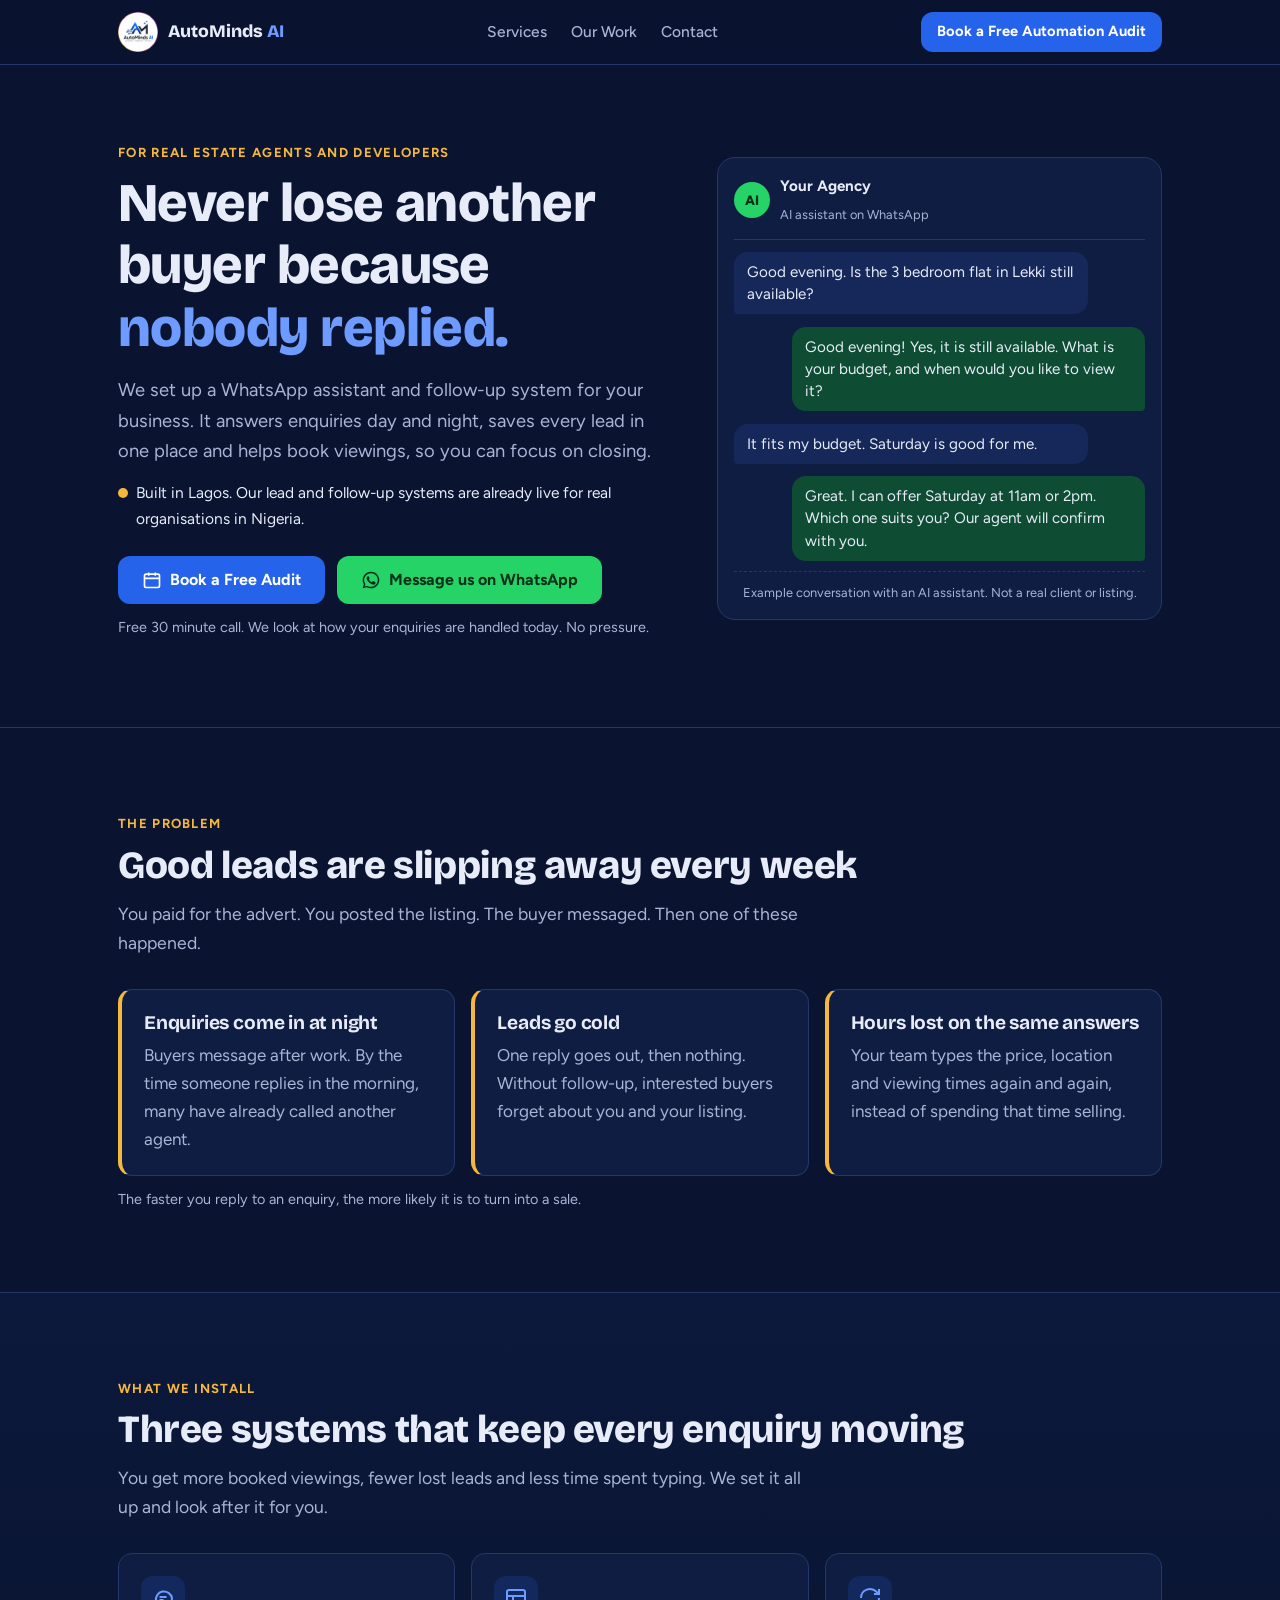
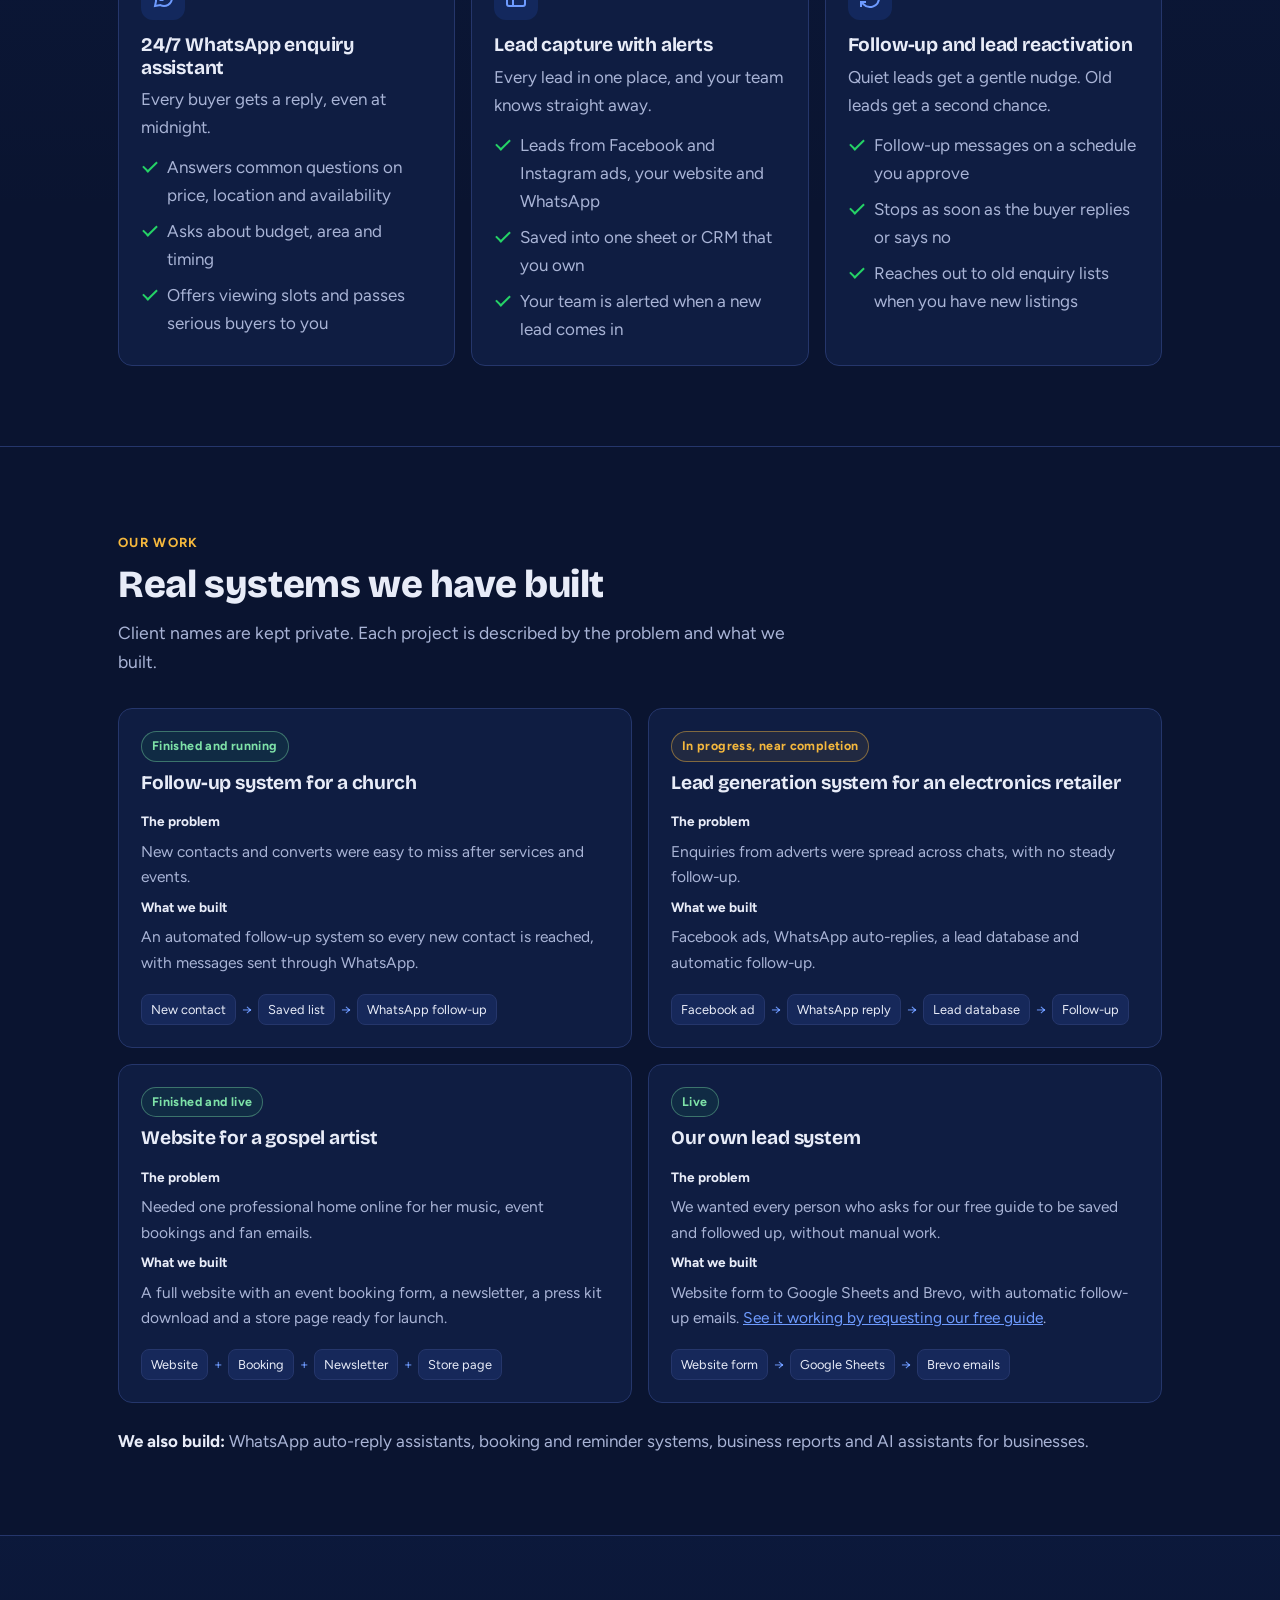
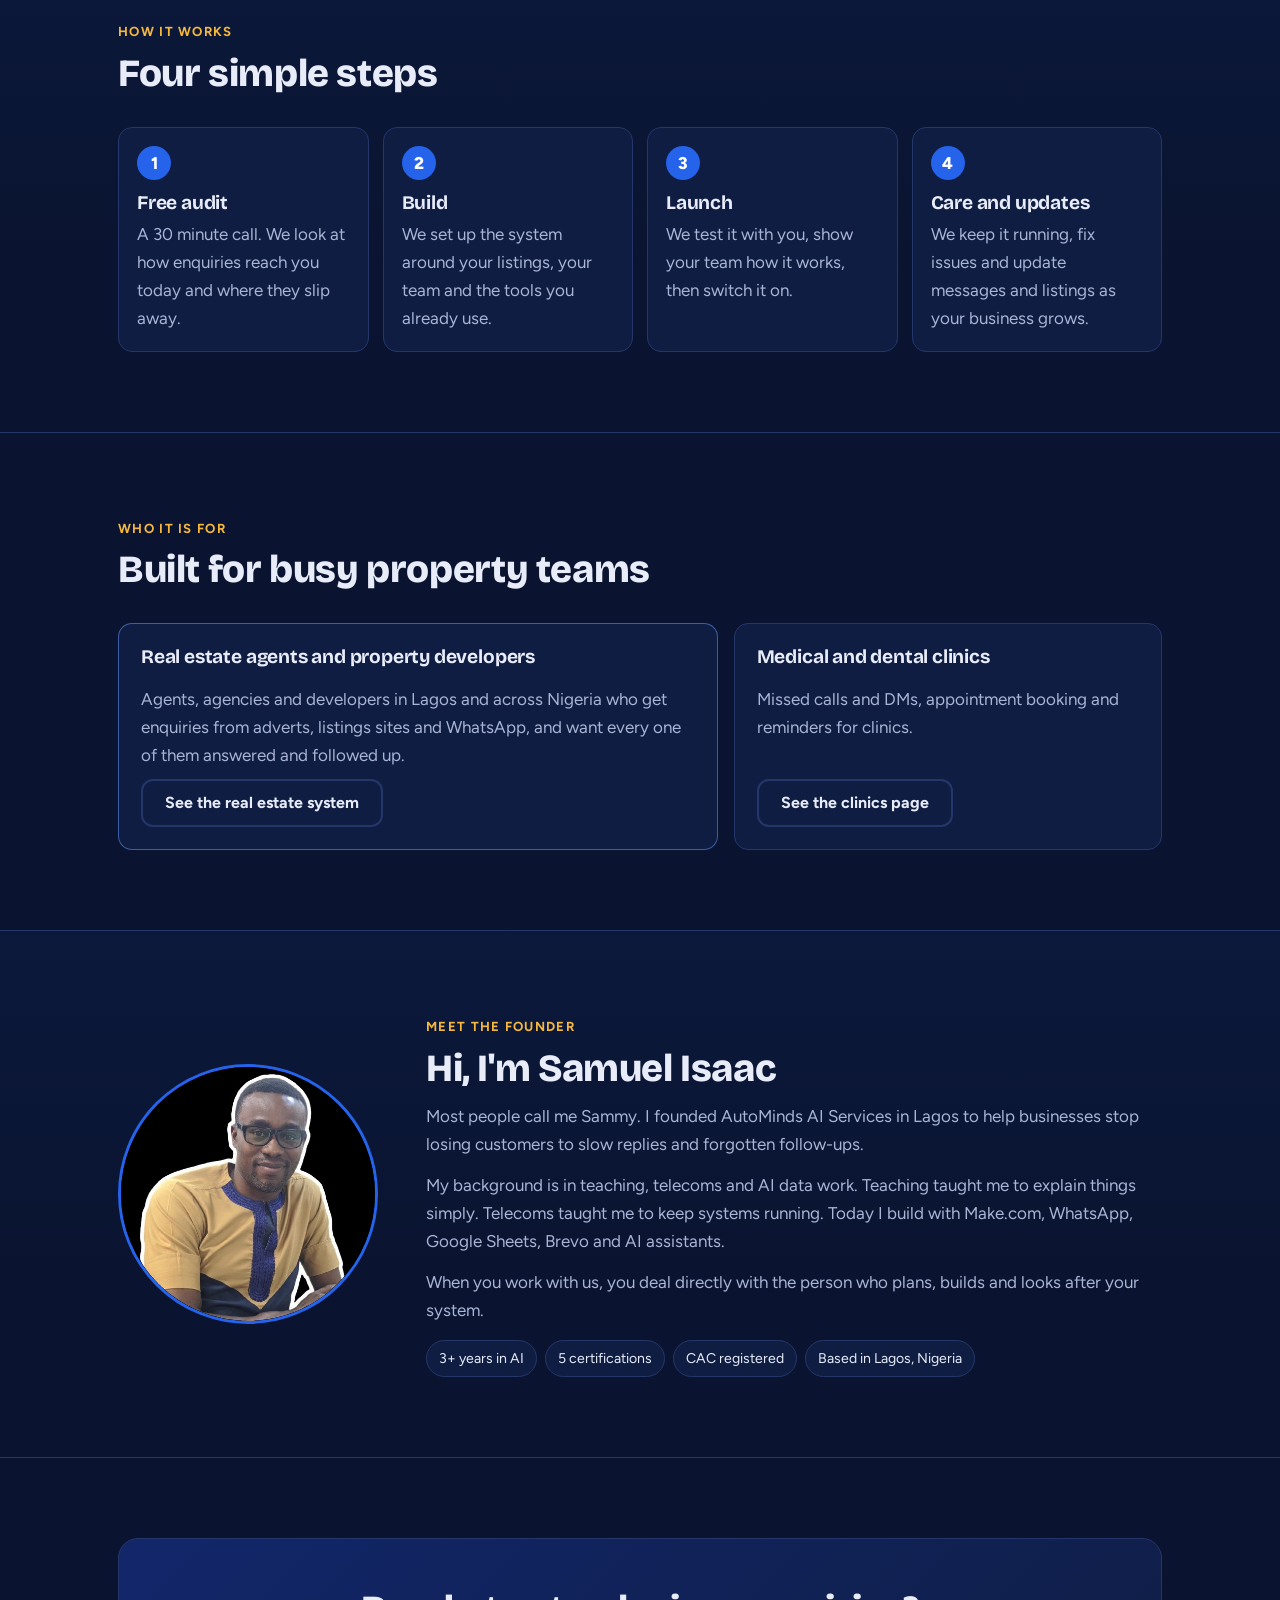
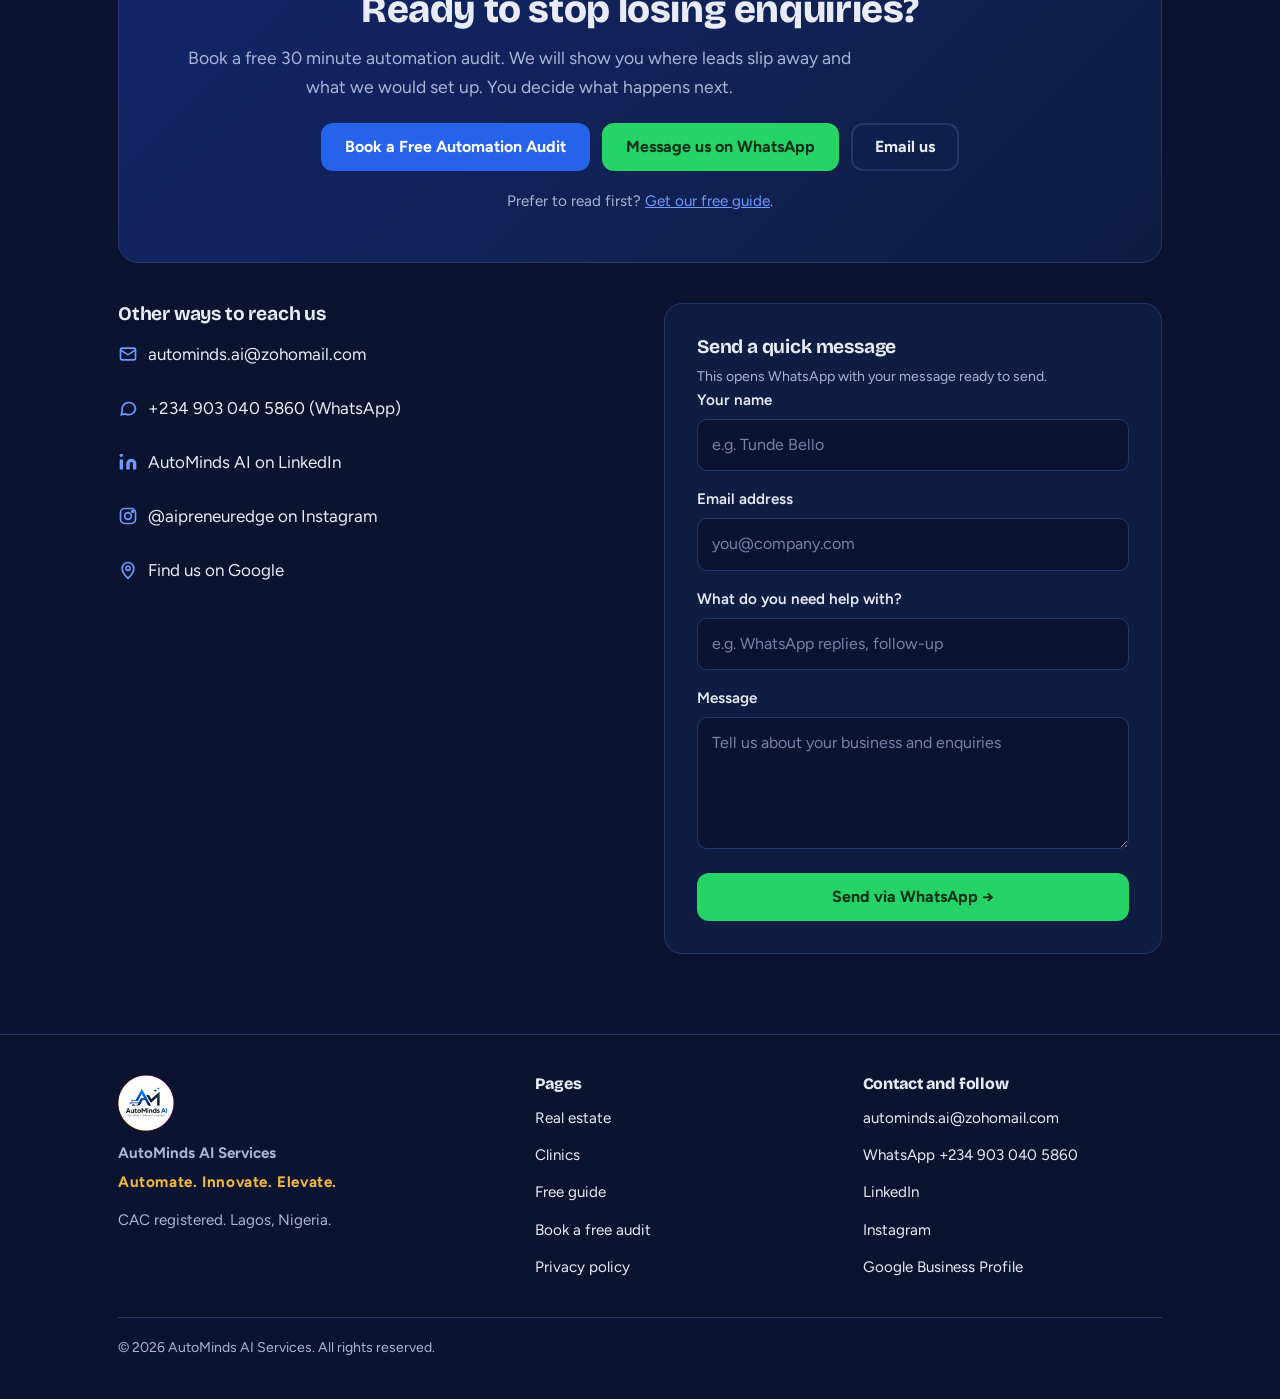
<file: index.html>
<!DOCTYPE html>
<html lang="en">
<head>
  <meta charset="UTF-8">
  <meta name="viewport" content="width=device-width, initial-scale=1">
  <title>AutoMinds AI | WhatsApp Replies and Lead Follow-Up for Real Estate in Nigeria</title>
  <meta name="description" content="AutoMinds AI sets up WhatsApp assistants, lead capture and follow-up for real estate agents and property developers in Lagos and across Nigeria, so no buyer enquiry goes unanswered.">
  <link rel="canonical" href="https://autominds-ai.github.io/">
  <meta name="theme-color" content="#0A1430">

  <meta property="og:type" content="website">
  <meta property="og:site_name" content="AutoMinds AI Services">
  <meta property="og:url" content="https://autominds-ai.github.io/">
  <meta property="og:title" content="Never lose another buyer because nobody replied">
  <meta property="og:description" content="WhatsApp replies, lead capture and follow-up for real estate agents and developers in Nigeria.">
  <meta property="og:image" content="https://autominds-ai.github.io/assets/autominds-share.jpg">
  <meta property="og:image:width" content="1200">
  <meta property="og:image:height" content="630">
  <meta property="og:image:alt" content="AutoMinds AI logo with the line: Never lose another buyer because nobody replied.">
  <meta name="twitter:card" content="summary_large_image">
  <meta name="twitter:title" content="Never lose another buyer because nobody replied">
  <meta name="twitter:description" content="WhatsApp replies, lead capture and follow-up for real estate agents and developers in Nigeria.">
  <meta name="twitter:image" content="https://autominds-ai.github.io/assets/autominds-share.jpg">

  <link rel="icon" type="image/png" href="favicon.png">
  <link rel="apple-touch-icon" href="apple-touch-icon.png">
  <link rel="preconnect" href="https://fonts.googleapis.com">
  <link rel="preconnect" href="https://fonts.gstatic.com" crossorigin>
  <link href="https://fonts.googleapis.com/css2?family=Bricolage+Grotesque:wght@700;800&family=Figtree:wght@400;500;600;700;800&display=swap" rel="stylesheet">
  <link rel="stylesheet" href="styles.css">

  <script type="application/ld+json">
  {
    "@context": "https://schema.org",
    "@type": "ProfessionalService",
    "name": "AutoMinds AI Services",
    "url": "https://autominds-ai.github.io/",
    "logo": "https://autominds-ai.github.io/assets/autominds-logo.png",
    "image": "https://autominds-ai.github.io/assets/autominds-share.jpg",
    "email": "autominds.ai@zohomail.com",
    "telephone": "+2349030405860",
    "slogan": "Automate. Innovate. Elevate.",
    "address": { "@type": "PostalAddress", "addressLocality": "Lagos", "addressCountry": "NG" },
    "areaServed": "Nigeria",
    "founder": { "@type": "Person", "name": "Samuel Isaac" },
    "sameAs": [
      "https://www.linkedin.com/company/autominds-ai-services/",
      "https://www.instagram.com/aipreneuredge/"
    ]
  }
  </script>
</head>
<body>
  <a class="skip-link" href="#main">Skip to content</a>

  <!-- HEADER -->
  <header class="site-header">
    <div class="wrap header-inner">
      <a class="brand" href="./" aria-label="AutoMinds AI home">
        <img src="assets/autominds-logo-96.png" alt="" width="40" height="40">
        <span>AutoMinds <b>AI</b></span>
      </a>
      <nav class="site-nav" aria-label="Main">
        <ul>
          <li><a href="#services">Services</a></li>
          <li><a href="#work">Our Work</a></li>
          <li><a href="#contact">Contact</a></li>
        </ul>
      </nav>
      <a class="btn btn-primary btn-sm header-cta" href="https://calendly.com/eriksammy79/30min" target="_blank" rel="noopener">
        <span class="long">Book a Free Automation Audit</span><span class="short">Free Audit</span>
      </a>
    </div>
  </header>

  <main id="main">

    <!-- 1. HERO -->
    <section class="hero" aria-labelledby="hero-title">
      <div class="wrap hero-grid">
        <div>
          <span class="eyebrow">For real estate agents and developers</span>
          <h1 id="hero-title">Never lose another buyer because <span class="hl">nobody replied.</span></h1>
          <p class="sub">We set up a WhatsApp assistant and follow-up system for your business. It answers enquiries day and night, saves every lead in one place and helps book viewings, so you can focus on closing.</p>
          <p class="proof-line">Built in Lagos. Our lead and follow-up systems are already live for real organisations in Nigeria.</p>
          <div class="btn-row">
            <a class="btn btn-primary" href="https://calendly.com/eriksammy79/30min" target="_blank" rel="noopener">
              <svg viewBox="0 0 24 24" fill="none" stroke="currentColor" stroke-width="2" aria-hidden="true"><rect x="3" y="5" width="18" height="16" rx="2"/><path d="M16 3v4M8 3v4M3 10h18"/></svg>
              Book a Free Audit
            </a>
            <a class="btn btn-wa" href="https://wa.me/2349030405860?text=Hi%20AutoMinds%20AI%2C%20I%27d%20like%20to%20automate%20my%20business%20%28source%3A%20website%29" target="_blank" rel="noopener">
              <svg viewBox="0 0 24 24" fill="currentColor" aria-hidden="true"><path d="M12 2a10 10 0 0 0-8.6 15.1L2 22l5-1.3A10 10 0 1 0 12 2Zm0 18.2a8.2 8.2 0 0 1-4.2-1.1l-.3-.2-3 .8.8-2.9-.2-.3A8.2 8.2 0 1 1 12 20.2Zm4.5-6.1c-.2-.1-1.5-.7-1.7-.8-.2-.1-.4-.1-.6.1l-.8 1c-.1.2-.3.2-.5.1a6.7 6.7 0 0 1-3.3-2.9c-.3-.4.2-.4.7-1.4.1-.2 0-.3 0-.4l-.8-1.8c-.2-.5-.4-.4-.6-.4h-.5a1 1 0 0 0-.7.3 3 3 0 0 0-.9 2.2 5.2 5.2 0 0 0 1.1 2.8 11.9 11.9 0 0 0 4.6 4c1.7.7 2.3.8 3.2.6.5-.1 1.5-.6 1.7-1.2.2-.6.2-1.1.2-1.2-.1-.1-.2-.2-.5-.3Z"/></svg>
              Message us on WhatsApp
            </a>
          </div>
          <p class="note">Free 30 minute call. We look at how your enquiries are handled today. No pressure.</p>
        </div>

        <figure class="chat" aria-label="Example WhatsApp conversation with an AI assistant">
          <div class="chat-top">
            <div class="chat-avatar" aria-hidden="true">AI</div>
            <div><strong>Your Agency</strong><small>AI assistant on WhatsApp</small></div>
          </div>
          <p class="msg msg-in">Good evening. Is the 3 bedroom flat in Lekki still available?</p>
          <p class="msg msg-out">Good evening! Yes, it is still available. What is your budget, and when would you like to view it?</p>
          <p class="msg msg-in">It fits my budget. Saturday is good for me.</p>
          <p class="msg msg-out">Great. I can offer Saturday at 11am or 2pm. Which one suits you? Our agent will confirm with you.</p>
          <figcaption class="chat-label">Example conversation with an AI assistant. Not a real client or listing.</figcaption>
        </figure>
      </div>
    </section>

    <!-- 2. THE PROBLEM -->
    <section class="section" aria-labelledby="problem-title">
      <div class="wrap">
        <div class="section-head">
          <span class="eyebrow">The problem</span>
          <h2 id="problem-title">Good leads are slipping away every week</h2>
          <p class="lead">You paid for the advert. You posted the listing. The buyer messaged. Then one of these happened.</p>
        </div>
        <div class="grid grid-3">
          <article class="card card-pain">
            <h3>Enquiries come in at night</h3>
            <p>Buyers message after work. By the time someone replies in the morning, many have already called another agent.</p>
          </article>
          <article class="card card-pain">
            <h3>Leads go cold</h3>
            <p>One reply goes out, then nothing. Without follow-up, interested buyers forget about you and your listing.</p>
          </article>
          <article class="card card-pain">
            <h3>Hours lost on the same answers</h3>
            <p>Your team types the price, location and viewing times again and again, instead of spending that time selling.</p>
          </article>
        </div>
        <p class="note">The faster you reply to an enquiry, the more likely it is to turn into a sale.</p>
      </div>
    </section>

    <!-- 3. WHAT WE INSTALL -->
    <section class="section section-alt" id="services" aria-labelledby="services-title">
      <div class="wrap">
        <div class="section-head">
          <span class="eyebrow">What we install</span>
          <h2 id="services-title">Three systems that keep every enquiry moving</h2>
          <p class="lead">You get more booked viewings, fewer lost leads and less time spent typing. We set it all up and look after it for you.</p>
        </div>
        <div class="grid grid-3">
          <article class="card">
            <div class="icon" aria-hidden="true"><svg viewBox="0 0 24 24" fill="none" stroke="currentColor" stroke-width="2"><path d="M21 12a8 8 0 0 1-11.6 7.1L4 20l1-4.8A8 8 0 1 1 21 12Z"/><path d="M8.5 11h7M8.5 14h4"/></svg></div>
            <h3>24/7 WhatsApp enquiry assistant</h3>
            <p>Every buyer gets a reply, even at midnight.</p>
            <ul class="ticks">
              <li>Answers common questions on price, location and availability</li>
              <li>Asks about budget, area and timing</li>
              <li>Offers viewing slots and passes serious buyers to you</li>
            </ul>
          </article>
          <article class="card">
            <div class="icon" aria-hidden="true"><svg viewBox="0 0 24 24" fill="none" stroke="currentColor" stroke-width="2"><rect x="3" y="4" width="18" height="16" rx="2"/><path d="M3 10h18M9 10v10"/></svg></div>
            <h3>Lead capture with alerts</h3>
            <p>Every lead in one place, and your team knows straight away.</p>
            <ul class="ticks">
              <li>Leads from Facebook and Instagram ads, your website and WhatsApp</li>
              <li>Saved into one sheet or CRM that you own</li>
              <li>Your team is alerted when a new lead comes in</li>
            </ul>
          </article>
          <article class="card">
            <div class="icon" aria-hidden="true"><svg viewBox="0 0 24 24" fill="none" stroke="currentColor" stroke-width="2"><path d="M3 12a9 9 0 0 1 15.5-6.2L21 8"/><path d="M21 3v5h-5"/><path d="M21 12a9 9 0 0 1-15.5 6.2L3 16"/><path d="M3 21v-5h5"/></svg></div>
            <h3>Follow-up and lead reactivation</h3>
            <p>Quiet leads get a gentle nudge. Old leads get a second chance.</p>
            <ul class="ticks">
              <li>Follow-up messages on a schedule you approve</li>
              <li>Stops as soon as the buyer replies or says no</li>
              <li>Reaches out to old enquiry lists when you have new listings</li>
            </ul>
          </article>
        </div>
      </div>
    </section>

    <!-- DEMO: hidden until DEMO_WA_LINK is set in site.js -->
    <section class="section" data-demo hidden aria-labelledby="demo-title">
      <div class="wrap">
        <div class="demo-box">
          <div>
            <span class="demo-tag">DEMO</span>
            <h2 id="demo-title">Try it on WhatsApp</h2>
            <p>Chat with our demo property assistant and see how your buyers would be answered. It uses sample listings, not real properties. The assistant is an AI, so please do not share private details.</p>
          </div>
          <a class="btn btn-wa" href="#" data-demo-link target="_blank" rel="noopener">Try the demo on WhatsApp</a>
        </div>
      </div>
    </section>

    <!-- 4. OUR WORK -->
    <section class="section" id="work" aria-labelledby="work-title">
      <div class="wrap">
        <div class="section-head">
          <span class="eyebrow">Our work</span>
          <h2 id="work-title">Real systems we have built</h2>
          <p class="lead">Client names are kept private. Each project is described by the problem and what we built.</p>
        </div>
        <div class="grid grid-2">
          <article class="card work-card">
            <span class="status status-live">Finished and running</span>
            <h3>Follow-up system for a church</h3>
            <dl>
              <dt>The problem</dt><dd>New contacts and converts were easy to miss after services and events.</dd>
              <dt>What we built</dt><dd>An automated follow-up system so every new contact is reached, with messages sent through WhatsApp.</dd>
            </dl>
            <div class="flow" aria-label="How it works: new contact, saved list, WhatsApp follow-up"><span>New contact</span><i aria-hidden="true">&rarr;</i><span>Saved list</span><i aria-hidden="true">&rarr;</i><span>WhatsApp follow-up</span></div>
          </article>
          <article class="card work-card">
            <span class="status status-progress">In progress, near completion</span>
            <h3>Lead generation system for an electronics retailer</h3>
            <dl>
              <dt>The problem</dt><dd>Enquiries from adverts were spread across chats, with no steady follow-up.</dd>
              <dt>What we built</dt><dd>Facebook ads, WhatsApp auto-replies, a lead database and automatic follow-up.</dd>
            </dl>
            <div class="flow" aria-label="How it works: Facebook ad, WhatsApp reply, lead database, follow-up"><span>Facebook ad</span><i aria-hidden="true">&rarr;</i><span>WhatsApp reply</span><i aria-hidden="true">&rarr;</i><span>Lead database</span><i aria-hidden="true">&rarr;</i><span>Follow-up</span></div>
          </article>
          <article class="card work-card">
            <span class="status status-live">Finished and live</span>
            <h3>Website for a gospel artist</h3>
            <dl>
              <dt>The problem</dt><dd>Needed one professional home online for her music, event bookings and fan emails.</dd>
              <dt>What we built</dt><dd>A full website with an event booking form, a newsletter, a press kit download and a store page ready for launch.</dd>
            </dl>
            <div class="flow" aria-label="Parts: website, booking form, newsletter, store page"><span>Website</span><i aria-hidden="true">+</i><span>Booking</span><i aria-hidden="true">+</i><span>Newsletter</span><i aria-hidden="true">+</i><span>Store page</span></div>
          </article>
          <article class="card work-card">
            <span class="status status-live">Live</span>
            <h3>Our own lead system</h3>
            <dl>
              <dt>The problem</dt><dd>We wanted every person who asks for our free guide to be saved and followed up, without manual work.</dd>
              <dt>What we built</dt><dd>Website form to Google Sheets and Brevo, with automatic follow-up emails. <a href="free-consultation.html">See it working by requesting our free guide</a>.</dd>
            </dl>
            <div class="flow" aria-label="How it works: website form, Google Sheets, Brevo emails"><span>Website form</span><i aria-hidden="true">&rarr;</i><span>Google Sheets</span><i aria-hidden="true">&rarr;</i><span>Brevo emails</span></div>
          </article>
        </div>
        <p class="capabilities"><strong>We also build:</strong> WhatsApp auto-reply assistants, booking and reminder systems, business reports and AI assistants for businesses.</p>
      </div>
    </section>

    <!-- 5. HOW IT WORKS -->
    <section class="section section-alt" aria-labelledby="how-title">
      <div class="wrap">
        <div class="section-head">
          <span class="eyebrow">How it works</span>
          <h2 id="how-title">Four simple steps</h2>
        </div>
        <ol class="steps steps-4">
          <li><h3>Free audit</h3><p>A 30 minute call. We look at how enquiries reach you today and where they slip away.</p></li>
          <li><h3>Build</h3><p>We set up the system around your listings, your team and the tools you already use.</p></li>
          <li><h3>Launch</h3><p>We test it with you, show your team how it works, then switch it on.</p></li>
          <li><h3>Care and updates</h3><p>We keep it running, fix issues and update messages and listings as your business grows.</p></li>
        </ol>
      </div>
    </section>

    <!-- 6. WHO IT IS FOR -->
    <section class="section" aria-labelledby="who-title">
      <div class="wrap">
        <div class="section-head">
          <span class="eyebrow">Who it is for</span>
          <h2 id="who-title">Built for busy property teams</h2>
        </div>
        <div class="audience">
          <article class="card card-main">
            <h3>Real estate agents and property developers</h3>
            <p>Agents, agencies and developers in Lagos and across Nigeria who get enquiries from adverts, listings sites and WhatsApp, and want every one of them answered and followed up.</p>
            <a class="btn btn-ghost" href="real-estate.html?src=website">See the real estate system</a>
          </article>
          <article class="card">
            <h3>Medical and dental clinics</h3>
            <p>Missed calls and DMs, appointment booking and reminders for clinics.</p>
            <a class="btn btn-ghost" href="clinics.html">See the clinics page</a>
          </article>
        </div>
      </div>
    </section>

    <!-- 7. FOUNDER -->
    <section class="section section-alt" aria-labelledby="founder-title">
      <div class="wrap founder">
        <img class="founder-photo" src="assets/samuel-isaac.jpg" alt="Samuel Isaac, founder of AutoMinds AI Services" width="260" height="260" loading="lazy" decoding="async">
        <div>
          <span class="eyebrow">Meet the founder</span>
          <h2 id="founder-title">Hi, I'm Samuel Isaac</h2>
          <p>Most people call me Sammy. I founded AutoMinds AI Services in Lagos to help businesses stop losing customers to slow replies and forgotten follow-ups.</p>
          <p>My background is in teaching, telecoms and AI data work. Teaching taught me to explain things simply. Telecoms taught me to keep systems running. Today I build with Make.com, WhatsApp, Google Sheets, Brevo and AI assistants.</p>
          <p>When you work with us, you deal directly with the person who plans, builds and looks after your system.</p>
          <ul class="facts" aria-label="Quick facts">
            <li>3+ years in AI</li>
            <li>5 certifications</li>
            <li>CAC registered</li>
            <li>Based in Lagos, Nigeria</li>
          </ul>
        </div>
      </div>
    </section>

    <!-- 8. FINAL CALL TO ACTION + CONTACT -->
    <section class="section" id="contact" aria-labelledby="contact-title">
      <div class="wrap">
        <div class="cta-box">
          <h2 id="contact-title">Ready to stop losing enquiries?</h2>
          <p class="lead">Book a free 30 minute automation audit. We will show you where leads slip away and what we would set up. You decide what happens next.</p>
          <div class="btn-row">
            <a class="btn btn-primary" href="https://calendly.com/eriksammy79/30min" target="_blank" rel="noopener">Book a Free Automation Audit</a>
            <a class="btn btn-wa" href="https://wa.me/2349030405860?text=Hi%20AutoMinds%20AI%2C%20I%27d%20like%20to%20automate%20my%20business%20%28source%3A%20website%29" target="_blank" rel="noopener">Message us on WhatsApp</a>
            <a class="btn btn-ghost" href="mailto:autominds.ai@zohomail.com">Email us</a>
          </div>
          <p class="small-links">Prefer to read first? <a href="free-consultation.html">Get our free guide</a>.</p>
        </div>

        <div class="contact-grid">
          <div>
            <h3>Other ways to reach us</h3>
            <ul class="contact-list">
              <li><a href="mailto:autominds.ai@zohomail.com"><svg viewBox="0 0 24 24" fill="none" stroke="currentColor" stroke-width="2" aria-hidden="true"><rect x="3" y="5" width="18" height="14" rx="2"/><path d="m3 7 9 6 9-6"/></svg>autominds.ai@zohomail.com</a></li>
              <li><a href="https://wa.me/2349030405860" target="_blank" rel="noopener"><svg viewBox="0 0 24 24" fill="none" stroke="currentColor" stroke-width="2" aria-hidden="true"><path d="M21 12a8 8 0 0 1-11.6 7.1L4 20l1-4.8A8 8 0 1 1 21 12Z"/></svg>+234 903 040 5860 (WhatsApp)</a></li>
              <li><a href="https://www.linkedin.com/company/autominds-ai-services/" target="_blank" rel="noopener"><svg viewBox="0 0 24 24" fill="currentColor" aria-hidden="true"><path d="M16 8a6 6 0 0 1 6 6v7h-4v-7a2 2 0 0 0-4 0v7h-4v-7a6 6 0 0 1 6-6ZM2 9h4v12H2z"/><circle cx="4" cy="4" r="2"/></svg>AutoMinds AI on LinkedIn</a></li>
              <li><a href="https://www.instagram.com/aipreneuredge/" target="_blank" rel="noopener"><svg viewBox="0 0 24 24" fill="none" stroke="currentColor" stroke-width="2" aria-hidden="true"><rect x="3" y="3" width="18" height="18" rx="5"/><circle cx="12" cy="12" r="4"/><circle cx="17.5" cy="6.5" r="1" fill="currentColor"/></svg>@aipreneuredge on Instagram</a></li>
              <li><a href="https://share.google/uqQYjSjUdoh8zCZvq" target="_blank" rel="noopener"><svg viewBox="0 0 24 24" fill="none" stroke="currentColor" stroke-width="2" aria-hidden="true"><path d="M12 22s7-6.2 7-12a7 7 0 0 0-14 0c0 5.8 7 12 7 12Z"/><circle cx="12" cy="10" r="2.5"/></svg>Find us on Google</a></li>
            </ul>
          </div>

          <div class="form-card">
            <h3>Send a quick message</h3>
            <p class="form-note">This opens WhatsApp with your message ready to send.</p>
            <form class="form contact-form" onsubmit="handleSubmit(event)">
              <div class="field">
                <label for="name">Your name</label>
                <input type="text" id="name" autocomplete="name" placeholder="e.g. Tunde Bello" required>
              </div>
              <div class="field">
                <label for="email">Email address</label>
                <input type="email" id="email" autocomplete="email" placeholder="you@company.com" required>
              </div>
              <div class="field">
                <label for="service">What do you need help with?</label>
                <input type="text" id="service" placeholder="e.g. WhatsApp replies, follow-up">
              </div>
              <div class="field">
                <label for="message">Message</label>
                <textarea id="message" rows="4" placeholder="Tell us about your business and enquiries" required></textarea>
              </div>
              <button type="submit" class="btn btn-wa form-submit" id="submitBtn">Send via WhatsApp →</button>
            </form>
          </div>
        </div>
      </div>
    </section>
  </main>

  <!-- FOOTER -->
  <footer class="site-footer">
    <div class="wrap">
      <div class="footer-grid">
        <div class="footer-brand">
          <img src="assets/autominds-logo-96.png" alt="AutoMinds AI logo" width="56" height="56" loading="lazy">
          <p><strong>AutoMinds AI Services</strong></p>
          <p class="tagline">Automate. Innovate. Elevate.</p>
          <p>CAC registered. Lagos, Nigeria.</p>
        </div>
        <div>
          <h2>Pages</h2>
          <ul>
            <li><a href="real-estate.html?src=website">Real estate</a></li>
            <li><a href="clinics.html">Clinics</a></li>
            <li><a href="free-consultation.html">Free guide</a></li>
            <li><a href="https://calendly.com/eriksammy79/30min" target="_blank" rel="noopener">Book a free audit</a></li>
            <li><a href="privacy.html">Privacy policy</a></li>
          </ul>
        </div>
        <div>
          <h2>Contact and follow</h2>
          <ul>
            <li><a href="mailto:autominds.ai@zohomail.com">autominds.ai@zohomail.com</a></li>
            <li><a href="https://wa.me/2349030405860" target="_blank" rel="noopener">WhatsApp +234 903 040 5860</a></li>
            <li><a href="https://www.linkedin.com/company/autominds-ai-services/" target="_blank" rel="noopener">LinkedIn</a></li>
            <li><a href="https://www.instagram.com/aipreneuredge/" target="_blank" rel="noopener">Instagram</a></li>
            <li><a href="https://share.google/uqQYjSjUdoh8zCZvq" target="_blank" rel="noopener">Google Business Profile</a></li>
          </ul>
        </div>
      </div>
      <p class="footer-bottom">&copy; <span data-year>2026</span> AutoMinds AI Services. All rights reserved.</p>
    </div>
  </footer>

  <!-- Sticky WhatsApp button (phones) -->
  <a class="wa-sticky" href="https://wa.me/2349030405860?text=Hi%20AutoMinds%20AI%2C%20I%27d%20like%20to%20automate%20my%20business%20%28source%3A%20website%29" target="_blank" rel="noopener" aria-label="Chat with us on WhatsApp">
    <svg viewBox="0 0 24 24" fill="currentColor" aria-hidden="true"><path d="M12 2a10 10 0 0 0-8.6 15.1L2 22l5-1.3A10 10 0 1 0 12 2Zm0 18.2a8.2 8.2 0 0 1-4.2-1.1l-.3-.2-3 .8.8-2.9-.2-.3A8.2 8.2 0 1 1 12 20.2Zm4.5-6.1c-.2-.1-1.5-.7-1.7-.8-.2-.1-.4-.1-.6.1l-.8 1c-.1.2-.3.2-.5.1a6.7 6.7 0 0 1-3.3-2.9c-.3-.4.2-.4.7-1.4.1-.2 0-.3 0-.4l-.8-1.8c-.2-.5-.4-.4-.6-.4h-.5a1 1 0 0 0-.7.3 3 3 0 0 0-.9 2.2 5.2 5.2 0 0 0 1.1 2.8 11.9 11.9 0 0 0 4.6 4c1.7.7 2.3.8 3.2.6.5-.1 1.5-.6 1.7-1.2.2-.6.2-1.1.2-1.2-.1-.1-.2-.2-.5-.3Z"/></svg>
    WhatsApp
  </a>

  <script src="site.js" defer></script>
  <script>
    // ── CONTACT FORM (opens WhatsApp, unchanged from the old site) ──
    function handleSubmit(e) {
      e.preventDefault();
      const btn = document.getElementById('submitBtn');
      const name = document.getElementById('name').value;
      const email = document.getElementById('email').value;
      const service = document.getElementById('service').value;
      const message = document.getElementById('message').value;
      const text = `Hi AutoMinds AI, my name is ${name}.\nEmail: ${email}\nService needed: ${service || 'Not sure yet'}\n\n${message}`;
      btn.textContent = 'Opening WhatsApp...';
      btn.style.opacity = '0.7';
      window.open('https://wa.me/2349030405860?text=' + encodeURIComponent(text), '_blank');
      setTimeout(() => { btn.textContent = 'Send via WhatsApp →'; btn.style.opacity = '1'; }, 2000);
    }
  </script>
</body>
</html>
</file>
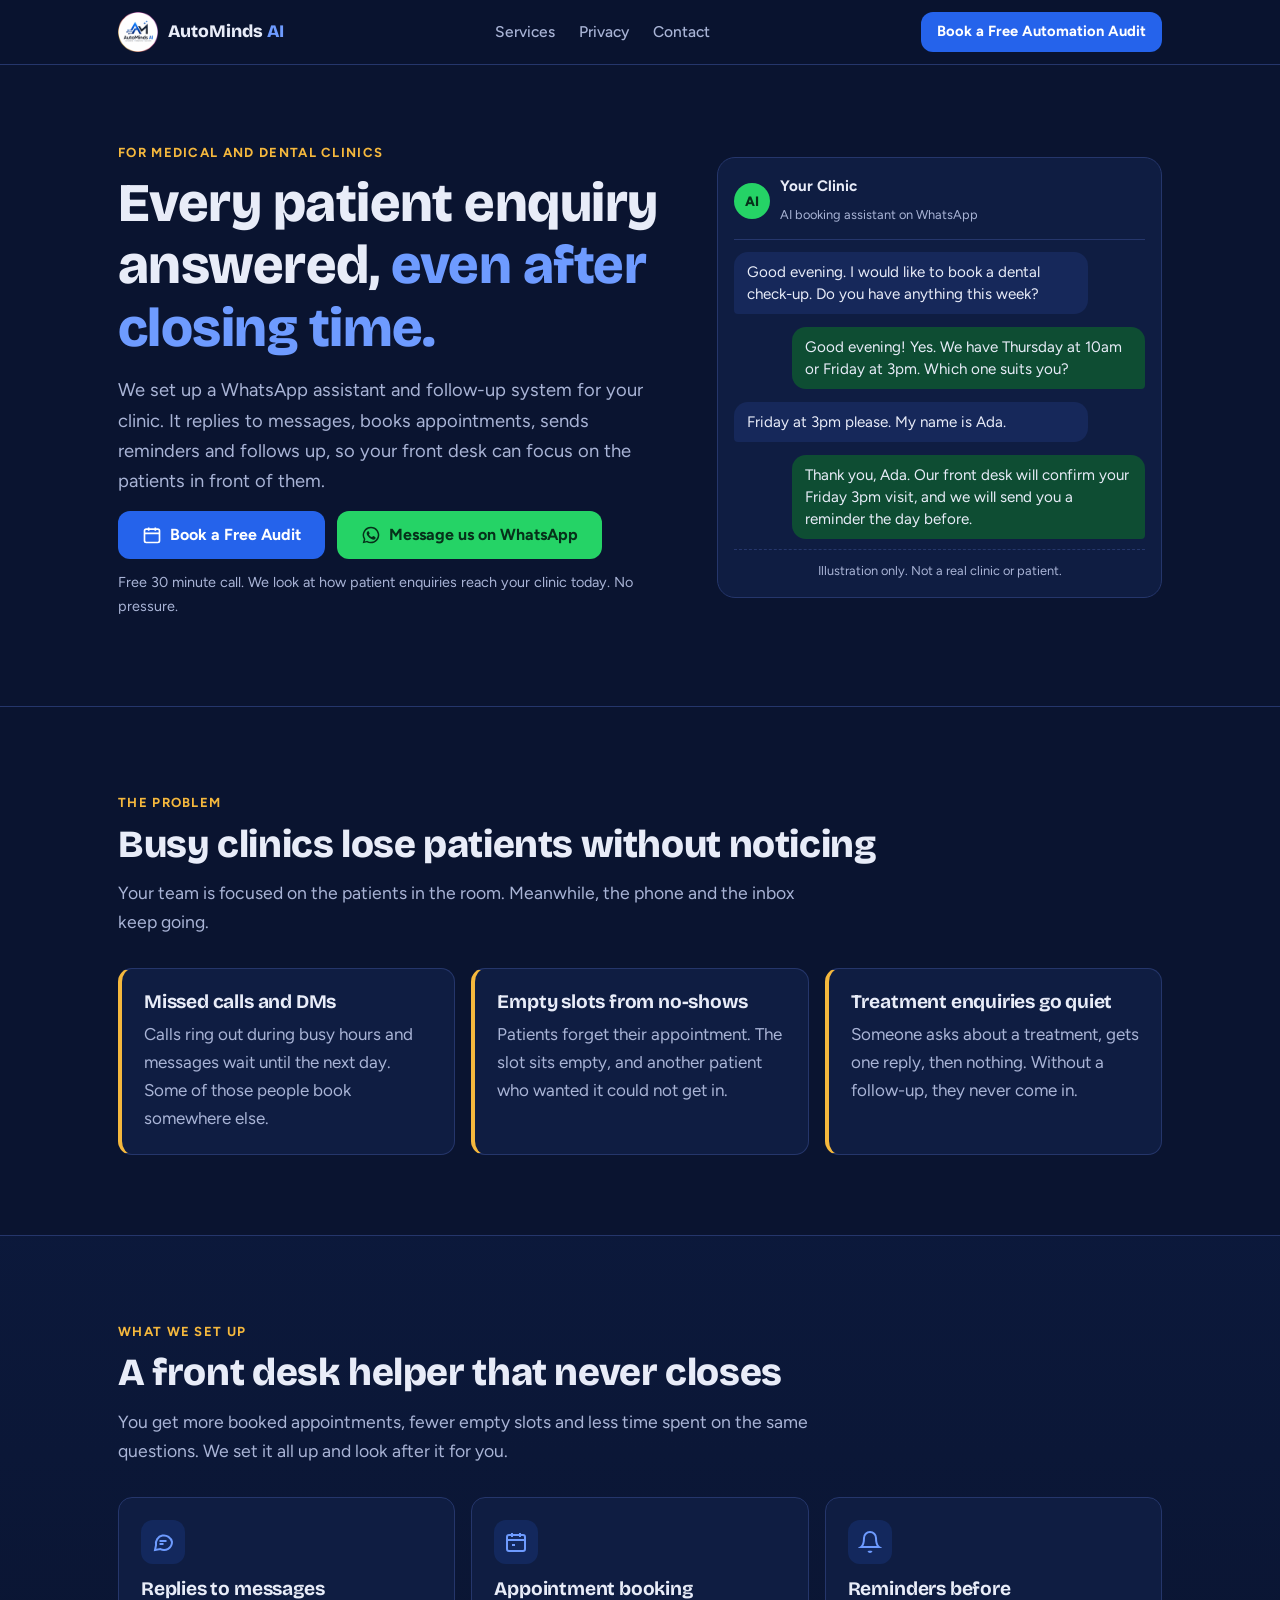
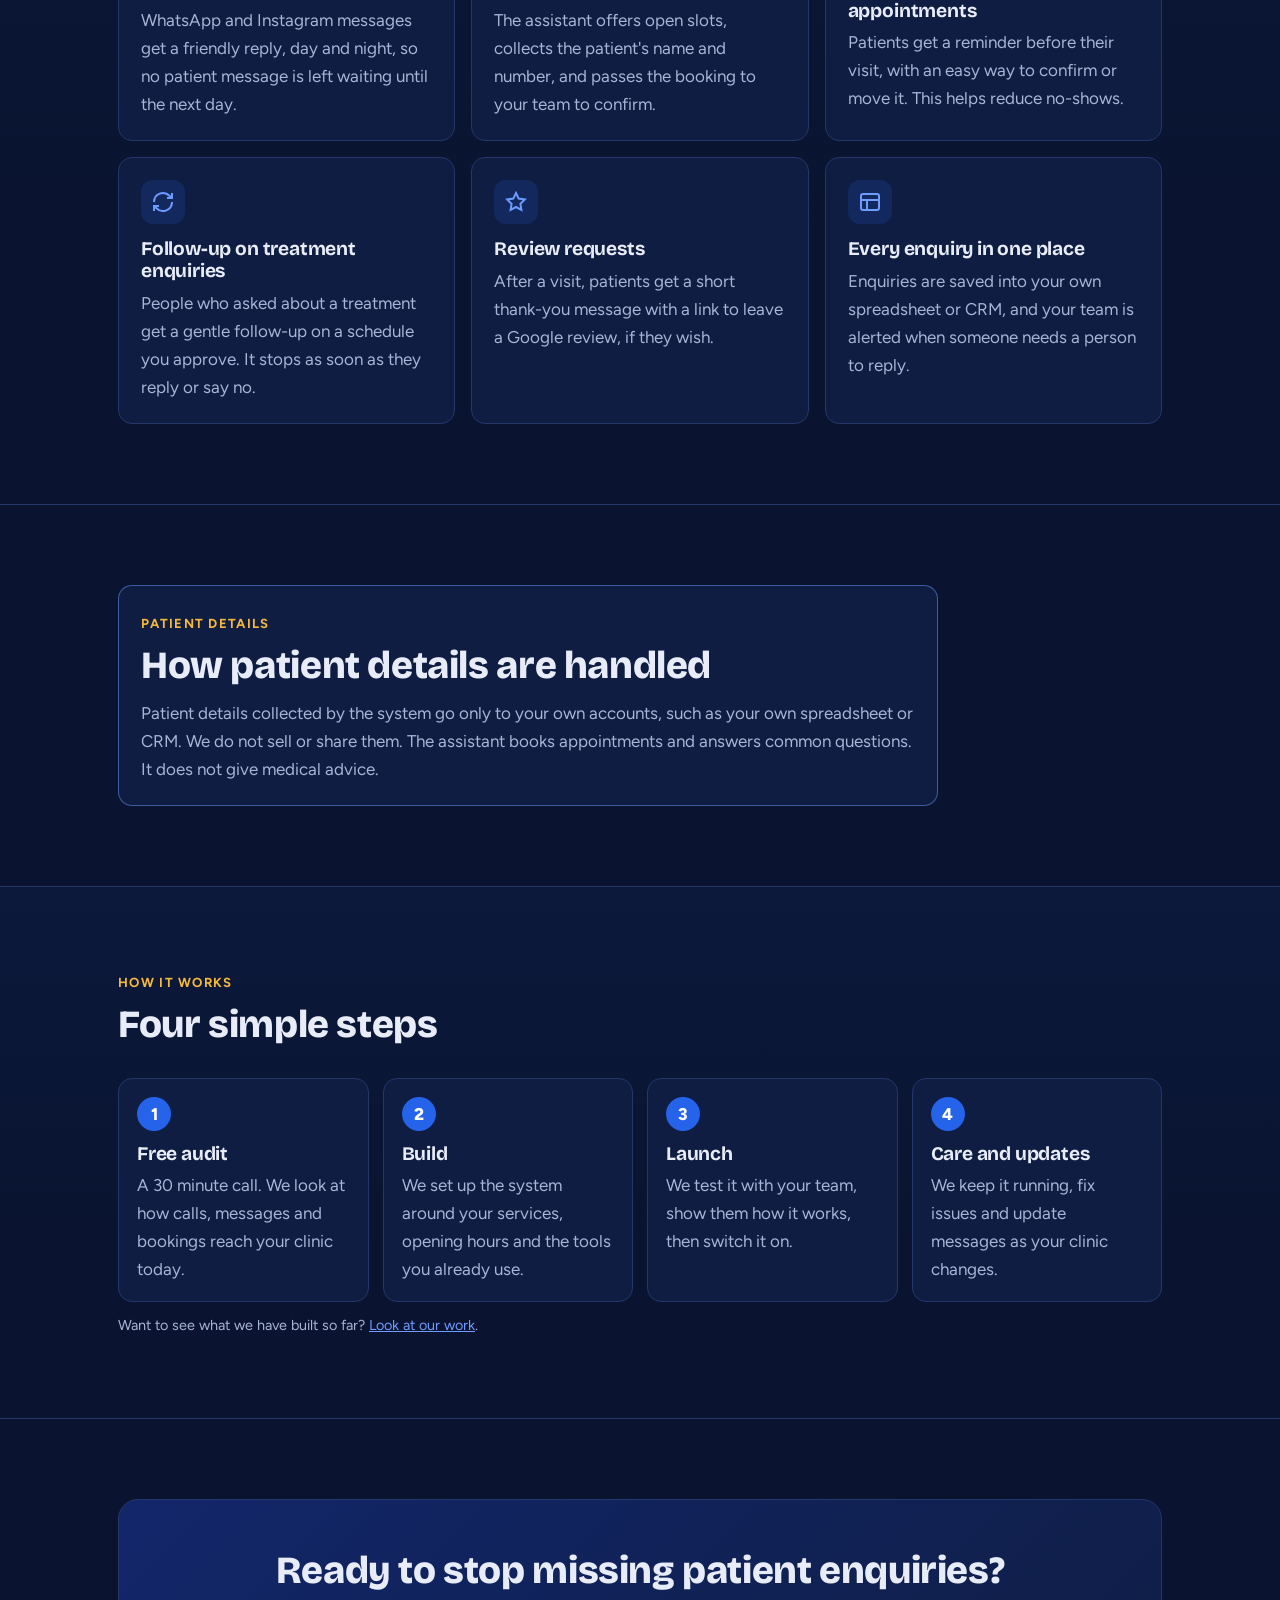
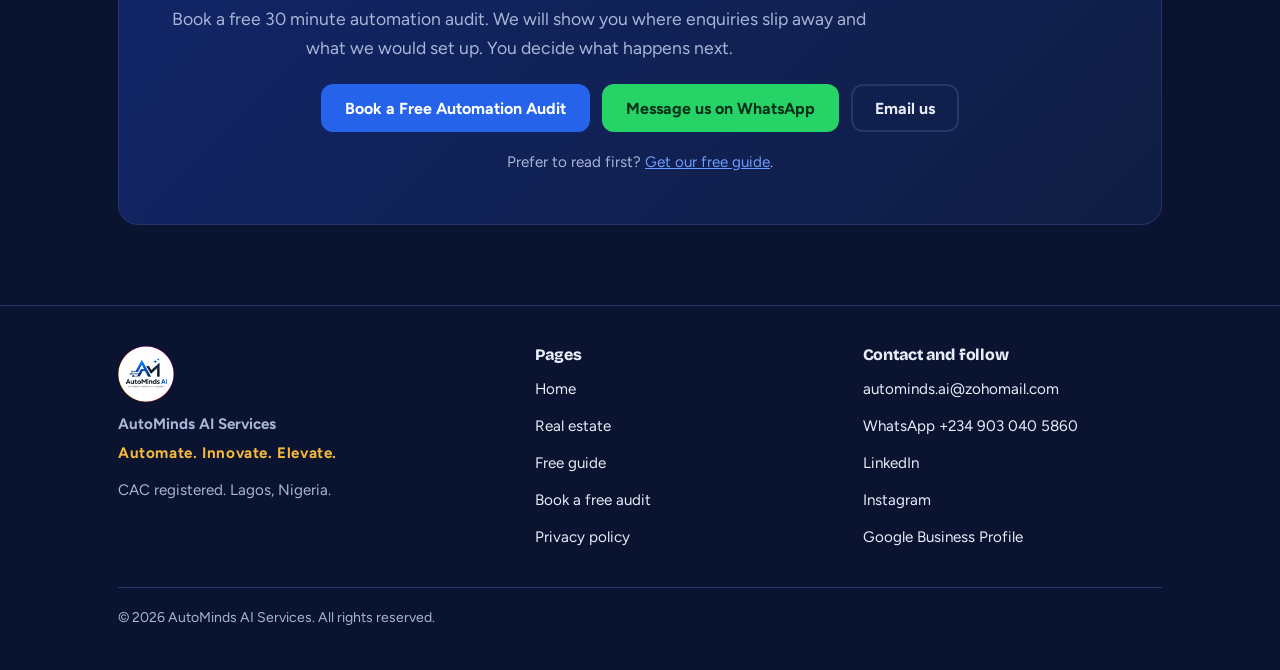
<file: clinics.html>
<!DOCTYPE html>
<html lang="en">
<head>
<meta charset="UTF-8">
<meta name="viewport" content="width=device-width, initial-scale=1">
<title>WhatsApp Booking and Reminders for Clinics | AutoMinds AI Services</title>
<meta name="description" content="AutoMinds AI sets up WhatsApp replies, appointment booking, reminders, follow-up and review requests for medical and dental clinics in Lagos and across Nigeria.">
<link rel="canonical" href="https://autominds-ai.github.io/clinics.html">
<meta name="theme-color" content="#0A1430">
<meta property="og:type" content="website">
<meta property="og:site_name" content="AutoMinds AI Services">
<meta property="og:url" content="https://autominds-ai.github.io/clinics.html">
<meta property="og:title" content="Every patient enquiry answered, even after closing time">
<meta property="og:description" content="WhatsApp replies, booking, reminders and follow-up for medical and dental clinics in Nigeria.">
<meta property="og:image" content="https://autominds-ai.github.io/assets/autominds-share.jpg">
<meta property="og:image:width" content="1200">
<meta property="og:image:height" content="630">
<meta name="twitter:card" content="summary_large_image">
<meta name="twitter:title" content="Every patient enquiry answered, even after closing time">
<meta name="twitter:description" content="WhatsApp replies, booking, reminders and follow-up for medical and dental clinics in Nigeria.">
<meta name="twitter:image" content="https://autominds-ai.github.io/assets/autominds-share.jpg">
<link rel="icon" type="image/png" href="favicon.png">
<link rel="apple-touch-icon" href="apple-touch-icon.png">
<link rel="preconnect" href="https://fonts.googleapis.com">
<link rel="preconnect" href="https://fonts.gstatic.com" crossorigin>
<link href="https://fonts.googleapis.com/css2?family=Bricolage+Grotesque:wght@700;800&family=Figtree:wght@400;500;600;700;800&display=swap" rel="stylesheet">
<link rel="stylesheet" href="styles.css">
</head>
<body>
<a class="skip-link" href="#main">Skip to content</a>

<!-- HEADER -->
<header class="site-header">
  <div class="wrap header-inner">
    <a class="brand" href="https://autominds-ai.github.io/" aria-label="AutoMinds AI home">
      <img src="assets/autominds-logo-96.png" alt="" width="40" height="40">
      <span>AutoMinds <b>AI</b></span>
    </a>
    <nav class="site-nav" aria-label="Main">
      <ul>
        <li><a href="#services">Services</a></li>
        <li><a href="#privacy">Privacy</a></li>
        <li><a href="#contact">Contact</a></li>
      </ul>
    </nav>
    <a class="btn btn-primary btn-sm header-cta" href="https://calendly.com/eriksammy79/30min" target="_blank" rel="noopener">
      <span class="long">Book a Free Automation Audit</span><span class="short">Free Audit</span>
    </a>
  </div>
</header>

<main id="main">

<!-- HERO -->
<section class="hero" aria-labelledby="hero-title">
  <div class="wrap hero-grid">
    <div>
      <span class="eyebrow">For medical and dental clinics</span>
      <h1 id="hero-title">Every patient enquiry answered, <span class="hl">even after closing time.</span></h1>
      <p class="sub">We set up a WhatsApp assistant and follow-up system for your clinic. It replies to messages, books appointments, sends reminders and follows up, so your front desk can focus on the patients in front of them.</p>
      <div class="btn-row">
        <a class="btn btn-primary" href="https://calendly.com/eriksammy79/30min" target="_blank" rel="noopener">
          <svg viewBox="0 0 24 24" fill="none" stroke="currentColor" stroke-width="2" aria-hidden="true"><rect x="3" y="5" width="18" height="16" rx="2"/><path d="M16 3v4M8 3v4M3 10h18"/></svg>
          Book a Free Audit
        </a>
        <a class="btn btn-wa" href="https://wa.me/2349030405860?text=Hi%20AutoMinds%20AI%2C%20I%20run%20a%20clinic%20and%20I%20would%20like%20a%20free%20automation%20audit.%20%28source%3A%20clinics%29" target="_blank" rel="noopener">
          <svg viewBox="0 0 24 24" fill="currentColor" aria-hidden="true"><path d="M12 2a10 10 0 0 0-8.6 15.1L2 22l5-1.3A10 10 0 1 0 12 2Zm0 18.2a8.2 8.2 0 0 1-4.2-1.1l-.3-.2-3 .8.8-2.9-.2-.3A8.2 8.2 0 1 1 12 20.2Zm4.5-6.1c-.2-.1-1.5-.7-1.7-.8-.2-.1-.4-.1-.6.1l-.8 1c-.1.2-.3.2-.5.1a6.7 6.7 0 0 1-3.3-2.9c-.3-.4.2-.4.7-1.4.1-.2 0-.3 0-.4l-.8-1.8c-.2-.5-.4-.4-.6-.4h-.5a1 1 0 0 0-.7.3 3 3 0 0 0-.9 2.2 5.2 5.2 0 0 0 1.1 2.8 11.9 11.9 0 0 0 4.6 4c1.7.7 2.3.8 3.2.6.5-.1 1.5-.6 1.7-1.2.2-.6.2-1.1.2-1.2-.1-.1-.2-.2-.5-.3Z"/></svg>
          Message us on WhatsApp
        </a>
      </div>
      <p class="note">Free 30 minute call. We look at how patient enquiries reach your clinic today. No pressure.</p>
    </div>

    <figure class="chat" aria-label="Illustration of a WhatsApp booking conversation">
      <div class="chat-top">
        <div class="chat-avatar" aria-hidden="true">AI</div>
        <div><strong>Your Clinic</strong><small>AI booking assistant on WhatsApp</small></div>
      </div>
      <p class="msg msg-in">Good evening. I would like to book a dental check-up. Do you have anything this week?</p>
      <p class="msg msg-out">Good evening! Yes. We have Thursday at 10am or Friday at 3pm. Which one suits you?</p>
      <p class="msg msg-in">Friday at 3pm please. My name is Ada.</p>
      <p class="msg msg-out">Thank you, Ada. Our front desk will confirm your Friday 3pm visit, and we will send you a reminder the day before.</p>
      <figcaption class="chat-label">Illustration only. Not a real clinic or patient.</figcaption>
    </figure>
  </div>
</section>

<!-- THE PROBLEM -->
<section class="section" aria-labelledby="problem-title">
  <div class="wrap">
    <div class="section-head">
      <span class="eyebrow">The problem</span>
      <h2 id="problem-title">Busy clinics lose patients without noticing</h2>
      <p class="lead">Your team is focused on the patients in the room. Meanwhile, the phone and the inbox keep going.</p>
    </div>
    <div class="grid grid-3">
      <article class="card card-pain">
        <h3>Missed calls and DMs</h3>
        <p>Calls ring out during busy hours and messages wait until the next day. Some of those people book somewhere else.</p>
      </article>
      <article class="card card-pain">
        <h3>Empty slots from no-shows</h3>
        <p>Patients forget their appointment. The slot sits empty, and another patient who wanted it could not get in.</p>
      </article>
      <article class="card card-pain">
        <h3>Treatment enquiries go quiet</h3>
        <p>Someone asks about a treatment, gets one reply, then nothing. Without a follow-up, they never come in.</p>
      </article>
    </div>
  </div>
</section>

<!-- WHAT WE SET UP -->
<section class="section section-alt" id="services" aria-labelledby="services-title">
  <div class="wrap">
    <div class="section-head">
      <span class="eyebrow">What we set up</span>
      <h2 id="services-title">A front desk helper that never closes</h2>
      <p class="lead">You get more booked appointments, fewer empty slots and less time spent on the same questions. We set it all up and look after it for you.</p>
    </div>
    <div class="grid grid-3">
      <article class="card">
        <div class="icon" aria-hidden="true"><svg viewBox="0 0 24 24" fill="none" stroke="currentColor" stroke-width="2"><path d="M21 12a8 8 0 0 1-11.6 7.1L4 20l1-4.8A8 8 0 1 1 21 12Z"/><path d="M8.5 11h7M8.5 14h4"/></svg></div>
        <h3>Replies to messages</h3>
        <p>WhatsApp and Instagram messages get a friendly reply, day and night, so no patient message is left waiting until the next day.</p>
      </article>
      <article class="card">
        <div class="icon" aria-hidden="true"><svg viewBox="0 0 24 24" fill="none" stroke="currentColor" stroke-width="2"><rect x="3" y="5" width="18" height="16" rx="2"/><path d="M16 3v4M8 3v4M3 10h18M8 15h3"/></svg></div>
        <h3>Appointment booking</h3>
        <p>The assistant offers open slots, collects the patient's name and number, and passes the booking to your team to confirm.</p>
      </article>
      <article class="card">
        <div class="icon" aria-hidden="true"><svg viewBox="0 0 24 24" fill="none" stroke="currentColor" stroke-width="2"><path d="M18 8a6 6 0 1 0-12 0c0 7-3 9-3 9h18s-3-2-3-9"/><path d="M13.7 21a2 2 0 0 1-3.4 0"/></svg></div>
        <h3>Reminders before appointments</h3>
        <p>Patients get a reminder before their visit, with an easy way to confirm or move it. This helps reduce no-shows.</p>
      </article>
      <article class="card">
        <div class="icon" aria-hidden="true"><svg viewBox="0 0 24 24" fill="none" stroke="currentColor" stroke-width="2"><path d="M3 12a9 9 0 0 1 15.5-6.2L21 8"/><path d="M21 3v5h-5"/><path d="M21 12a9 9 0 0 1-15.5 6.2L3 16"/><path d="M3 21v-5h5"/></svg></div>
        <h3>Follow-up on treatment enquiries</h3>
        <p>People who asked about a treatment get a gentle follow-up on a schedule you approve. It stops as soon as they reply or say no.</p>
      </article>
      <article class="card">
        <div class="icon" aria-hidden="true"><svg viewBox="0 0 24 24" fill="none" stroke="currentColor" stroke-width="2"><path d="m12 3 2.7 5.6 6.1.9-4.4 4.3 1 6.1L12 17l-5.4 2.9 1-6.1-4.4-4.3 6.1-.9Z"/></svg></div>
        <h3>Review requests</h3>
        <p>After a visit, patients get a short thank-you message with a link to leave a Google review, if they wish.</p>
      </article>
      <article class="card">
        <div class="icon" aria-hidden="true"><svg viewBox="0 0 24 24" fill="none" stroke="currentColor" stroke-width="2"><rect x="3" y="4" width="18" height="16" rx="2"/><path d="M3 10h18M9 10v10"/></svg></div>
        <h3>Every enquiry in one place</h3>
        <p>Enquiries are saved into your own spreadsheet or CRM, and your team is alerted when someone needs a person to reply.</p>
      </article>
    </div>
  </div>
</section>

<!-- PRIVACY -->
<section class="section" id="privacy" aria-labelledby="privacy-title">
  <div class="wrap">
    <div class="card card-main" style="max-width:820px">
      <span class="eyebrow">Patient details</span>
      <h2 id="privacy-title">How patient details are handled</h2>
      <p>Patient details collected by the system go only to your own accounts, such as your own spreadsheet or CRM. We do not sell or share them. The assistant books appointments and answers common questions. It does not give medical advice.</p>
    </div>
  </div>
</section>

<!-- HOW IT WORKS -->
<section class="section section-alt" aria-labelledby="how-title">
  <div class="wrap">
    <div class="section-head">
      <span class="eyebrow">How it works</span>
      <h2 id="how-title">Four simple steps</h2>
    </div>
    <ol class="steps steps-4">
      <li><h3>Free audit</h3><p>A 30 minute call. We look at how calls, messages and bookings reach your clinic today.</p></li>
      <li><h3>Build</h3><p>We set up the system around your services, opening hours and the tools you already use.</p></li>
      <li><h3>Launch</h3><p>We test it with your team, show them how it works, then switch it on.</p></li>
      <li><h3>Care and updates</h3><p>We keep it running, fix issues and update messages as your clinic changes.</p></li>
    </ol>
    <p class="note">Want to see what we have built so far? <a href="https://autominds-ai.github.io/#work">Look at our work</a>.</p>
  </div>
</section>

<!-- FINAL CALL TO ACTION -->
<section class="section" id="contact" aria-labelledby="contact-title">
  <div class="wrap">
    <div class="cta-box">
      <h2 id="contact-title">Ready to stop missing patient enquiries?</h2>
      <p class="lead">Book a free 30 minute automation audit. We will show you where enquiries slip away and what we would set up. You decide what happens next.</p>
      <div class="btn-row">
        <a class="btn btn-primary" href="https://calendly.com/eriksammy79/30min" target="_blank" rel="noopener">Book a Free Automation Audit</a>
        <a class="btn btn-wa" href="https://wa.me/2349030405860?text=Hi%20AutoMinds%20AI%2C%20I%20run%20a%20clinic%20and%20I%20would%20like%20a%20free%20automation%20audit.%20%28source%3A%20clinics%29" target="_blank" rel="noopener">Message us on WhatsApp</a>
        <a class="btn btn-ghost" href="mailto:autominds.ai@zohomail.com">Email us</a>
      </div>
      <p class="small-links">Prefer to read first? <a href="free-consultation.html?src=clinics&amp;biz=health">Get our free guide</a>.</p>
    </div>
  </div>
</section>
</main>

<!-- FOOTER -->
<footer class="site-footer">
  <div class="wrap">
    <div class="footer-grid">
      <div class="footer-brand">
        <img src="assets/autominds-logo-96.png" alt="AutoMinds AI logo" width="56" height="56" loading="lazy">
        <p><strong>AutoMinds AI Services</strong></p>
        <p class="tagline">Automate. Innovate. Elevate.</p>
        <p>CAC registered. Lagos, Nigeria.</p>
      </div>
      <div>
        <h2>Pages</h2>
        <ul>
          <li><a href="https://autominds-ai.github.io/">Home</a></li>
          <li><a href="real-estate.html">Real estate</a></li>
          <li><a href="free-consultation.html?src=clinics&amp;biz=health">Free guide</a></li>
          <li><a href="https://calendly.com/eriksammy79/30min" target="_blank" rel="noopener">Book a free audit</a></li>
          <li><a href="privacy.html">Privacy policy</a></li>
        </ul>
      </div>
      <div>
        <h2>Contact and follow</h2>
        <ul>
          <li><a href="mailto:autominds.ai@zohomail.com">autominds.ai@zohomail.com</a></li>
          <li><a href="https://wa.me/2349030405860" target="_blank" rel="noopener">WhatsApp +234 903 040 5860</a></li>
          <li><a href="https://www.linkedin.com/company/autominds-ai-services/" target="_blank" rel="noopener">LinkedIn</a></li>
          <li><a href="https://www.instagram.com/aipreneuredge/" target="_blank" rel="noopener">Instagram</a></li>
          <li><a href="https://share.google/uqQYjSjUdoh8zCZvq" target="_blank" rel="noopener">Google Business Profile</a></li>
        </ul>
      </div>
    </div>
    <p class="footer-bottom">&copy; <span data-year>2026</span> AutoMinds AI Services. All rights reserved.</p>
  </div>
</footer>

<!-- Sticky WhatsApp button (phones) -->
<a class="wa-sticky" href="https://wa.me/2349030405860?text=Hi%20AutoMinds%20AI%2C%20I%20run%20a%20clinic%20and%20I%20would%20like%20a%20free%20automation%20audit.%20%28source%3A%20clinics%29" target="_blank" rel="noopener" aria-label="Chat with us on WhatsApp">
  <svg viewBox="0 0 24 24" fill="currentColor" aria-hidden="true"><path d="M12 2a10 10 0 0 0-8.6 15.1L2 22l5-1.3A10 10 0 1 0 12 2Zm0 18.2a8.2 8.2 0 0 1-4.2-1.1l-.3-.2-3 .8.8-2.9-.2-.3A8.2 8.2 0 1 1 12 20.2Zm4.5-6.1c-.2-.1-1.5-.7-1.7-.8-.2-.1-.4-.1-.6.1l-.8 1c-.1.2-.3.2-.5.1a6.7 6.7 0 0 1-3.3-2.9c-.3-.4.2-.4.7-1.4.1-.2 0-.3 0-.4l-.8-1.8c-.2-.5-.4-.4-.6-.4h-.5a1 1 0 0 0-.7.3 3 3 0 0 0-.9 2.2 5.2 5.2 0 0 0 1.1 2.8 11.9 11.9 0 0 0 4.6 4c1.7.7 2.3.8 3.2.6.5-.1 1.5-.6 1.7-1.2.2-.6.2-1.1.2-1.2-.1-.1-.2-.2-.5-.3Z"/></svg>
  WhatsApp
</a>

<script src="site.js" defer></script>
</body>
</html>
</file>
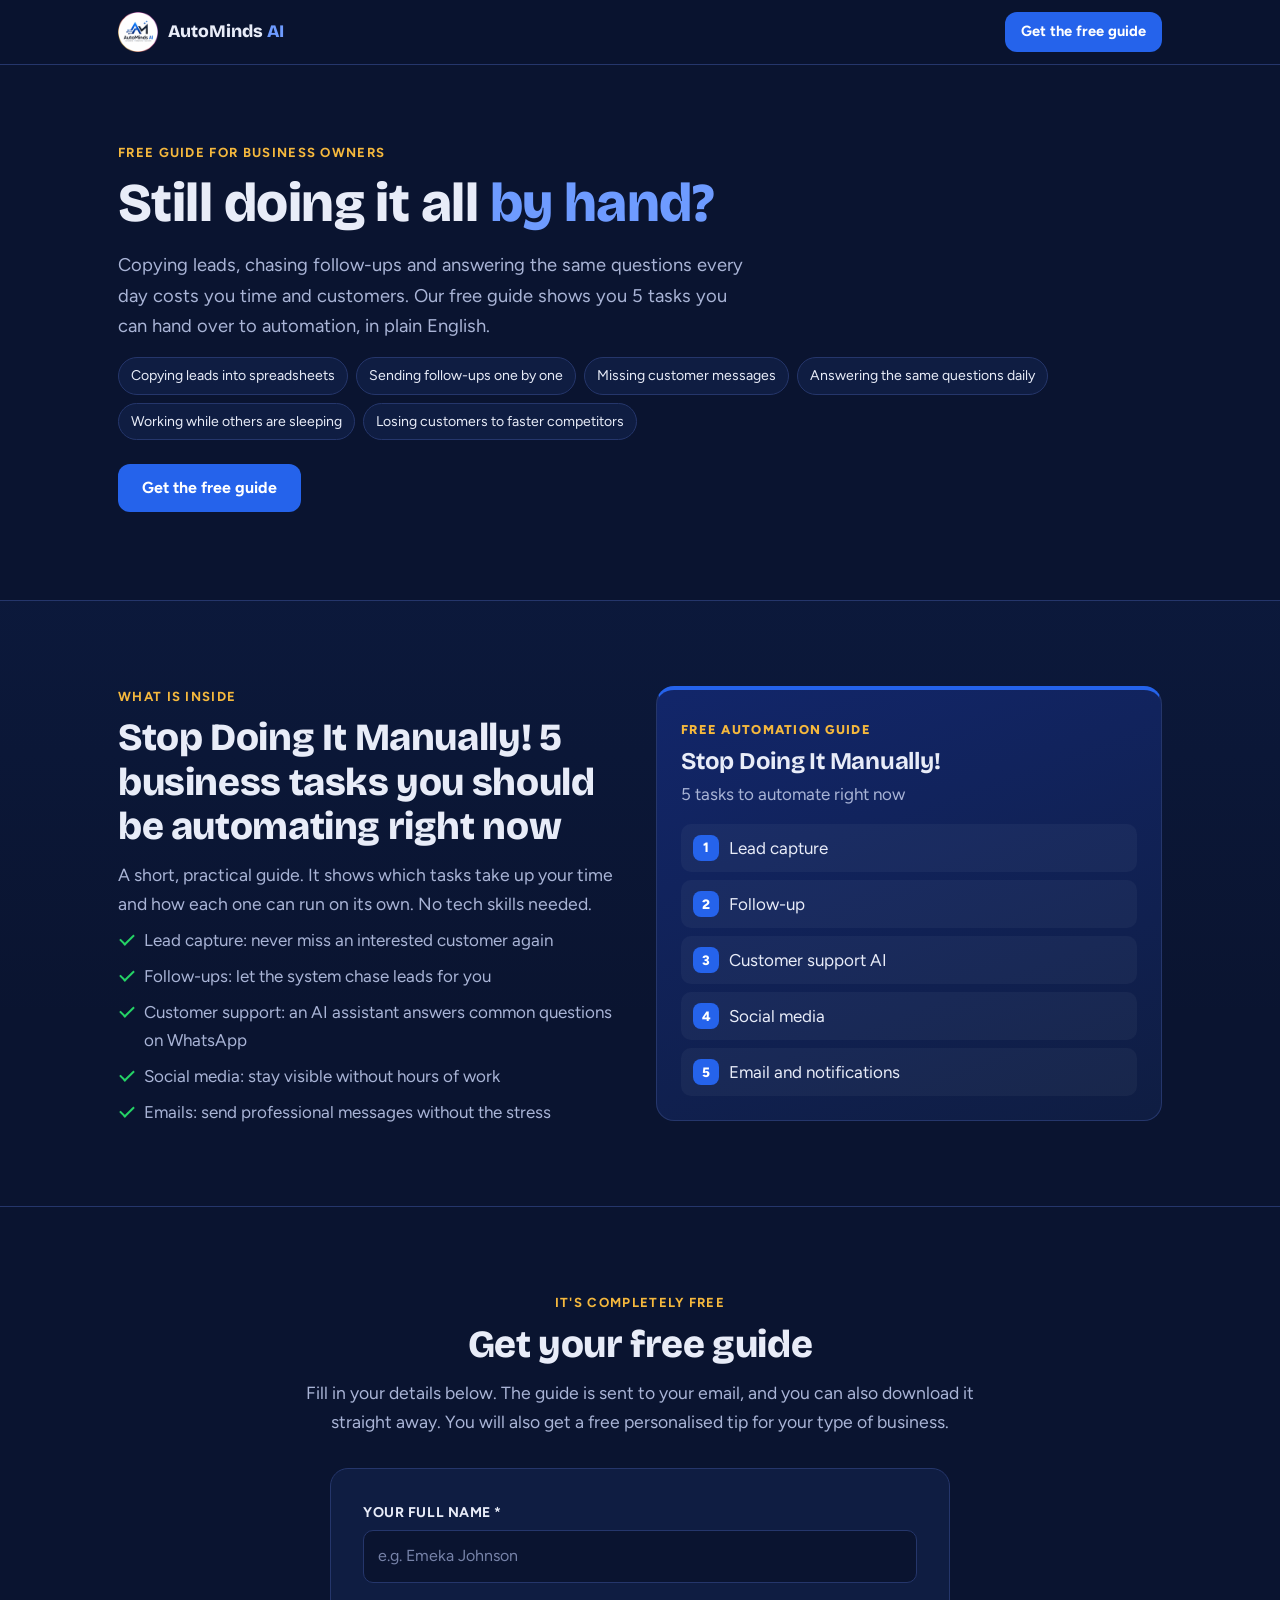
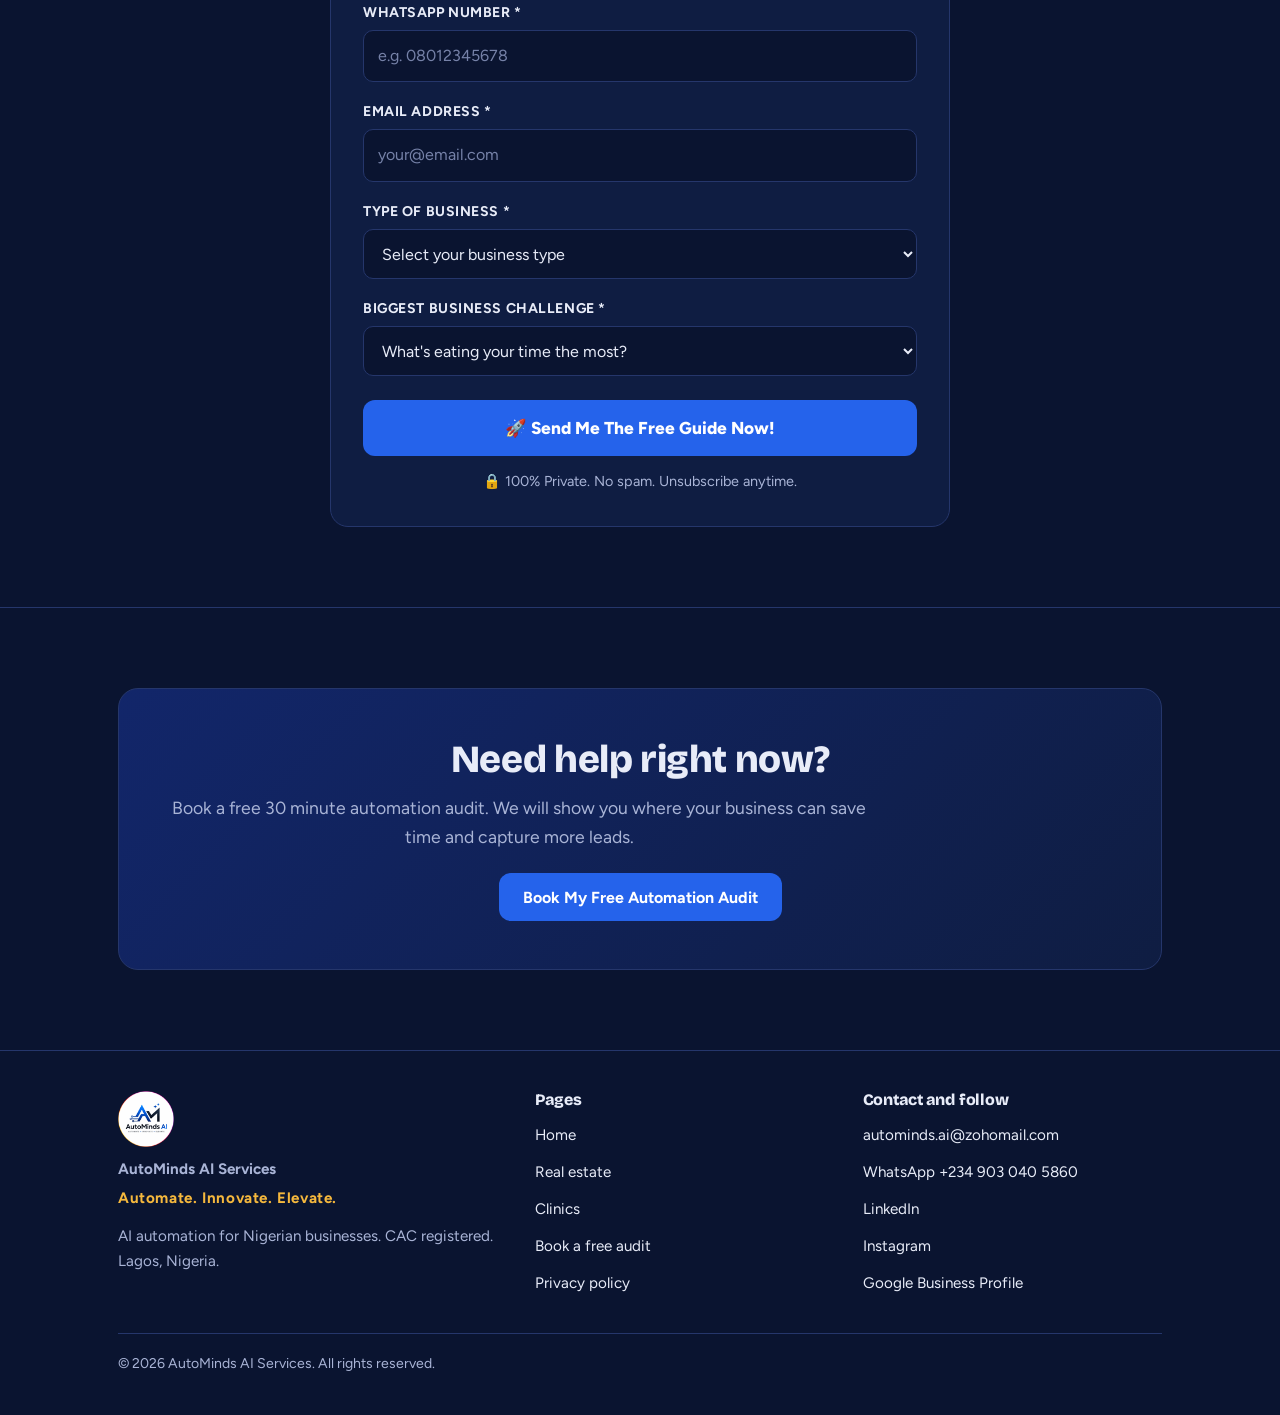
<file: free-consultation.html>
<!DOCTYPE html>
<html lang="en">
<head>
<meta charset="UTF-8">
<meta name="viewport" content="width=device-width, initial-scale=1.0">
<title>Free AI Automation Guide | AutoMinds AI Services</title>
<meta name="description" content="Get the free guide Stop Doing It Manually: 5 business tasks you should be automating right now. Plain English, no tech skills needed. From AutoMinds AI Services, Lagos.">
<link rel="canonical" href="https://autominds-ai.github.io/free-consultation.html">
<meta name="theme-color" content="#0A1430">
<meta property="og:type" content="website">
<meta property="og:site_name" content="AutoMinds AI Services">
<meta property="og:url" content="https://autominds-ai.github.io/free-consultation.html">
<meta property="og:title" content="Free guide: Stop Doing It Manually">
<meta property="og:description" content="5 business tasks you should be automating right now. Free, in plain English.">
<meta property="og:image" content="https://autominds-ai.github.io/assets/autominds-share.jpg">
<meta property="og:image:width" content="1200">
<meta property="og:image:height" content="630">
<meta name="twitter:card" content="summary_large_image">
<meta name="twitter:title" content="Free guide: Stop Doing It Manually">
<meta name="twitter:description" content="5 business tasks you should be automating right now. Free, in plain English.">
<meta name="twitter:image" content="https://autominds-ai.github.io/assets/autominds-share.jpg">
<link rel="icon" type="image/png" href="favicon.png">
<link rel="apple-touch-icon" href="apple-touch-icon.png">
<link rel="preconnect" href="https://fonts.googleapis.com">
<link rel="preconnect" href="https://fonts.gstatic.com" crossorigin>
<link href="https://fonts.googleapis.com/css2?family=Bricolage+Grotesque:wght@700;800&family=Figtree:wght@400;500;600;700;800&display=swap" rel="stylesheet">
<link rel="stylesheet" href="styles.css">
</head>
<body>
<a class="skip-link" href="#get-guide">Skip to the form</a>

<!-- HEADER -->
<header class="site-header">
  <div class="wrap header-inner">
    <a class="brand" href="https://autominds-ai.github.io" aria-label="AutoMinds AI home">
      <img src="assets/autominds-logo-96.png" alt="" width="40" height="40">
      <span>AutoMinds <b>AI</b></span>
    </a>
    <a class="btn btn-primary btn-sm" href="#get-guide">Get the free guide</a>
  </div>
</header>

<main id="main">

<!-- HERO -->
<section class="hero" aria-labelledby="hero-title">
  <div class="wrap">
    <span class="eyebrow">Free guide for business owners</span>
    <h1 id="hero-title">Still doing it all <span class="hl">by hand?</span></h1>
    <p class="sub">Copying leads, chasing follow-ups and answering the same questions every day costs you time and customers. Our free guide shows you 5 tasks you can hand over to automation, in plain English.</p>
    <ul class="facts" aria-label="Signs you are doing too much by hand">
      <li>Copying leads into spreadsheets</li>
      <li>Sending follow-ups one by one</li>
      <li>Missing customer messages</li>
      <li>Answering the same questions daily</li>
      <li>Working while others are sleeping</li>
      <li>Losing customers to faster competitors</li>
    </ul>
    <div class="btn-row" style="margin-top:24px">
      <a class="btn btn-primary" href="#get-guide">Get the free guide</a>
    </div>
  </div>
</section>

<!-- WHAT IS INSIDE -->
<section class="section section-alt" aria-labelledby="inside-title">
  <div class="wrap grid grid-2" style="align-items:center;gap:32px">
    <div>
      <span class="eyebrow">What is inside</span>
      <h2 id="inside-title">Stop Doing It Manually! 5 business tasks you should be automating right now</h2>
      <p class="lead">A short, practical guide. It shows which tasks take up your time and how each one can run on its own. No tech skills needed.</p>
      <ul class="ticks">
        <li>Lead capture: never miss an interested customer again</li>
        <li>Follow-ups: let the system chase leads for you</li>
        <li>Customer support: an AI assistant answers common questions on WhatsApp</li>
        <li>Social media: stay visible without hours of work</li>
        <li>Emails: send professional messages without the stress</li>
      </ul>
    </div>
    <div class="guide-cover" aria-hidden="true">
      <span class="kicker">Free automation guide</span>
      <h3>Stop Doing It Manually!</h3>
      <p style="color:var(--muted)">5 tasks to automate right now</p>
      <ol>
        <li>Lead capture</li>
        <li>Follow-up</li>
        <li>Customer support AI</li>
        <li>Social media</li>
        <li>Email and notifications</li>
      </ol>
    </div>
  </div>
</section>

<!-- FORM SECTION (form markup below is unchanged from the original page) -->
<section class="section guide-form-section" id="get-guide" aria-labelledby="form-title">
  <div class="wrap">
  <div class="section-head center">
    <span class="eyebrow">It's completely free</span>
    <h2 id="form-title">Get your free guide</h2>
    <p class="lead">Fill in your details below. The guide is sent to your email, and you can also download it straight away. You will also get a free personalised tip for your type of business.</p>
  </div>

  <div class="form-card">
    <div id="form-content">
      <div class="form-group">
        <label>YOUR FULL NAME *</label>
        <input type="text" id="name" placeholder="e.g. Emeka Johnson" required>
      </div>
      <div class="form-group">
        <label>WHATSAPP NUMBER *</label>
        <input type="tel" id="phone" placeholder="e.g. 08012345678" required>
      </div>
      <div class="form-group">
        <label>EMAIL ADDRESS *</label>
        <input type="email" id="email" placeholder="your@email.com" required>
      </div>
      <div class="form-group">
        <label>TYPE OF BUSINESS *</label>
        <select id="business">
          <option value="" disabled selected>Select your business type</option>
          <option value="real-estate">Real Estate Agent / Broker</option>
          <option value="health">Health / Medical</option>
          <option value="retail">Shop / Retail</option>
          <option value="food">Food Business</option>
          <option value="coach">Coach / Consultant</option>
          <option value="church">Church / Ministry</option>
          <option value="ecommerce">E-commerce</option>
          <option value="other">Other Business</option>
        </select>
      </div>
      <div class="form-group">
        <label>BIGGEST BUSINESS CHALLENGE *</label>
        <select id="challenge">
          <option value="" disabled selected>What's eating your time the most?</option>
          <option value="leads">Following up on leads manually</option>
          <option value="messages">Answering customer messages</option>
          <option value="content">Creating content consistently</option>
          <option value="emails">Writing professional emails</option>
          <option value="data">Organising customer data</option>
          <option value="all">All of the above!</option>
        </select>
      </div>
      <button class="submit-btn" onclick="handleSubmit()">
        🚀 Send Me The Free Guide Now!
      </button>
      <div class="form-privacy">
        🔒 100% Private. No spam. Unsubscribe anytime.
      </div>
    </div>

    <div class="success-state" id="success-state">
  <div class="success-icon">🎉</div>

  <div class="success-title">
    You're In! Guide Is On Its Way!
  </div>

  <p class="success-sub">
    Your guide is on its way to your email right now! 📧

    <br><br>

    Check your inbox in the next few minutes.

    Over the next few days, I'll also send practical automation tips that can help you save time, capture more leads, and grow your business.

    <br><br>

    <strong style="color: var(--light-purple);">
      — Samuel Isaac, Founder, AutoMinds AI Services
    </strong>

    <br><br>

    <strong style="color: var(--light-purple);">
      Bonus:
    </strong>

    I'll include a FREE personalised automation tip specifically for your business type!
  </p>

  <a href="Stop_Doing_It_Manually_Guide.pdf" download class="download-btn">
        📥 Download Guide Now
      </a>
      <br><br>
      <p style="color: var(--slate); font-size: 13px; margin-top: 16px;">
        Want to talk about automating your business? 
        <a href="https://wa.me/2349030405860" style="color: var(--light-purple);" target="_blank">
          Chat with me on WhatsApp →
        </a>
      </p>
    </div>
  </div>
  </div>
</section>

<!-- CALENDLY CTA -->
<section class="section" aria-labelledby="audit-title">
  <div class="wrap">
    <div class="cta-box">
      <h2 id="audit-title">Need help right now?</h2>
      <p class="lead">Book a free 30 minute automation audit. We will show you where your business can save time and capture more leads.</p>
      <div class="btn-row">
        <a class="btn btn-primary" href="https://calendly.com/eriksammy79/30min" target="_blank" rel="noopener">Book My Free Automation Audit</a>
      </div>
    </div>
  </div>
</section>
</main>

<!-- FOOTER -->
<footer class="site-footer">
  <div class="wrap">
    <div class="footer-grid">
      <div class="footer-brand">
        <img src="assets/autominds-logo-96.png" alt="AutoMinds AI logo" width="56" height="56" loading="lazy">
        <p><strong>AutoMinds AI Services</strong></p>
        <p class="tagline">Automate. Innovate. Elevate.</p>
        <p>AI automation for Nigerian businesses. CAC registered. Lagos, Nigeria.</p>
      </div>
      <div>
        <h2>Pages</h2>
        <ul>
          <li><a href="https://autominds-ai.github.io">Home</a></li>
          <li><a href="real-estate.html">Real estate</a></li>
          <li><a href="clinics.html">Clinics</a></li>
          <li><a href="https://calendly.com/eriksammy79/30min" target="_blank" rel="noopener">Book a free audit</a></li>
          <li><a href="privacy.html">Privacy policy</a></li>
        </ul>
      </div>
      <div>
        <h2>Contact and follow</h2>
        <ul>
          <li><a href="mailto:autominds.ai@zohomail.com">autominds.ai@zohomail.com</a></li>
          <li><a href="https://wa.me/2349030405860">WhatsApp +234 903 040 5860</a></li>
          <li><a href="https://www.linkedin.com/company/autominds-ai-services/" target="_blank" rel="noopener">LinkedIn</a></li>
          <li><a href="https://www.instagram.com/aipreneuredge/" target="_blank" rel="noopener">Instagram</a></li>
          <li><a href="https://share.google/uqQYjSjUdoh8zCZvq" target="_blank" rel="noopener">Google Business Profile</a></li>
        </ul>
      </div>
    </div>
    <p class="footer-bottom">&copy; <span data-year>2026</span> AutoMinds AI Services. All rights reserved.</p>
  </div>
</footer>

<script src="site.js" defer></script>
<script>
// Read where the visitor came from (the sticker)
var leadSource = 'direct';
try {
  var params = new URLSearchParams(window.location.search);
  var fromLink = params.get('src');
  if (fromLink) {
    localStorage.setItem('lead_src', fromLink);
    leadSource = fromLink;
  } else {
    leadSource = localStorage.getItem('lead_src') || 'direct';
  }
  leadSource = leadSource.replace(/[^a-zA-Z0-9_-]/g, '').slice(0, 40) || 'direct';

  // Optional: pre-select the business type from the link (?biz=real-estate)
  var bizFromLink = params.get('biz');
  var bizSelect = document.getElementById('business');
  if (bizFromLink && bizSelect) {
    for (var i = 0; i < bizSelect.options.length; i++) {
      if (bizSelect.options[i].value === bizFromLink) {
        bizSelect.value = bizFromLink;
      }
    }
  }
} catch (e) {}
function cleanPhone(raw) {
  var d = String(raw).replace(/[^0-9]/g, '');
  if (d.indexOf('2340') === 0) {
    d = '234' + d.slice(4);
  } else if (d.indexOf('234') === 0) {
    // already in the right format
  } else if (d.charAt(0) === '0') {
    d = '234' + d.slice(1);
  } else {
    d = '234' + d;
  }
  return d;
}
function handleSubmit() {
  const name = document.getElementById('name').value.trim();
  const phone = document.getElementById('phone').value.trim();
  const email = document.getElementById('email').value.trim();
  const business = document.getElementById('business').value;
  const challenge = document.getElementById('challenge').value;

  if (!name || !phone || !email || !business || !challenge) {
    alert('Please fill in all fields to get your free guide! 😊');
    return;
  }

  const emailRegex = /^[^\s@]+@[^\s@]+\.[^\s@]+$/;

  if (!emailRegex.test(email)) {
    alert('Please enter a valid email address.');
    return;
  }

  const leadData = {
    name,
    phone,
    phone_clean: cleanPhone(phone),
    email,
    business,
    challenge,
    source: leadSource,
    page: window.location.pathname,
    timestamp: new Date().toISOString()
  };

  fetch('https://hook.eu1.make.com/l2v1414t0vvmmryvecnrf2zbajeow6mq', {
    method: 'POST',
    headers: {
      'Content-Type': 'text/plain'
    },
    body: JSON.stringify(leadData)
  }).catch(err => console.log('Webhook error:', err));

  document.getElementById('form-content').style.display = 'none';
  document.getElementById('success-state').style.display = 'block';
}

// Smooth scroll
document.querySelectorAll('a[href^="#"]').forEach(anchor => {
  anchor.addEventListener('click', function(e) {
    e.preventDefault();

    const target = document.querySelector(this.getAttribute('href'));

    if (target) {
      target.scrollIntoView({
        behavior: 'smooth',
        block: 'start'
      });
    }
  });
});
</script>
</body>
</html>
</file>
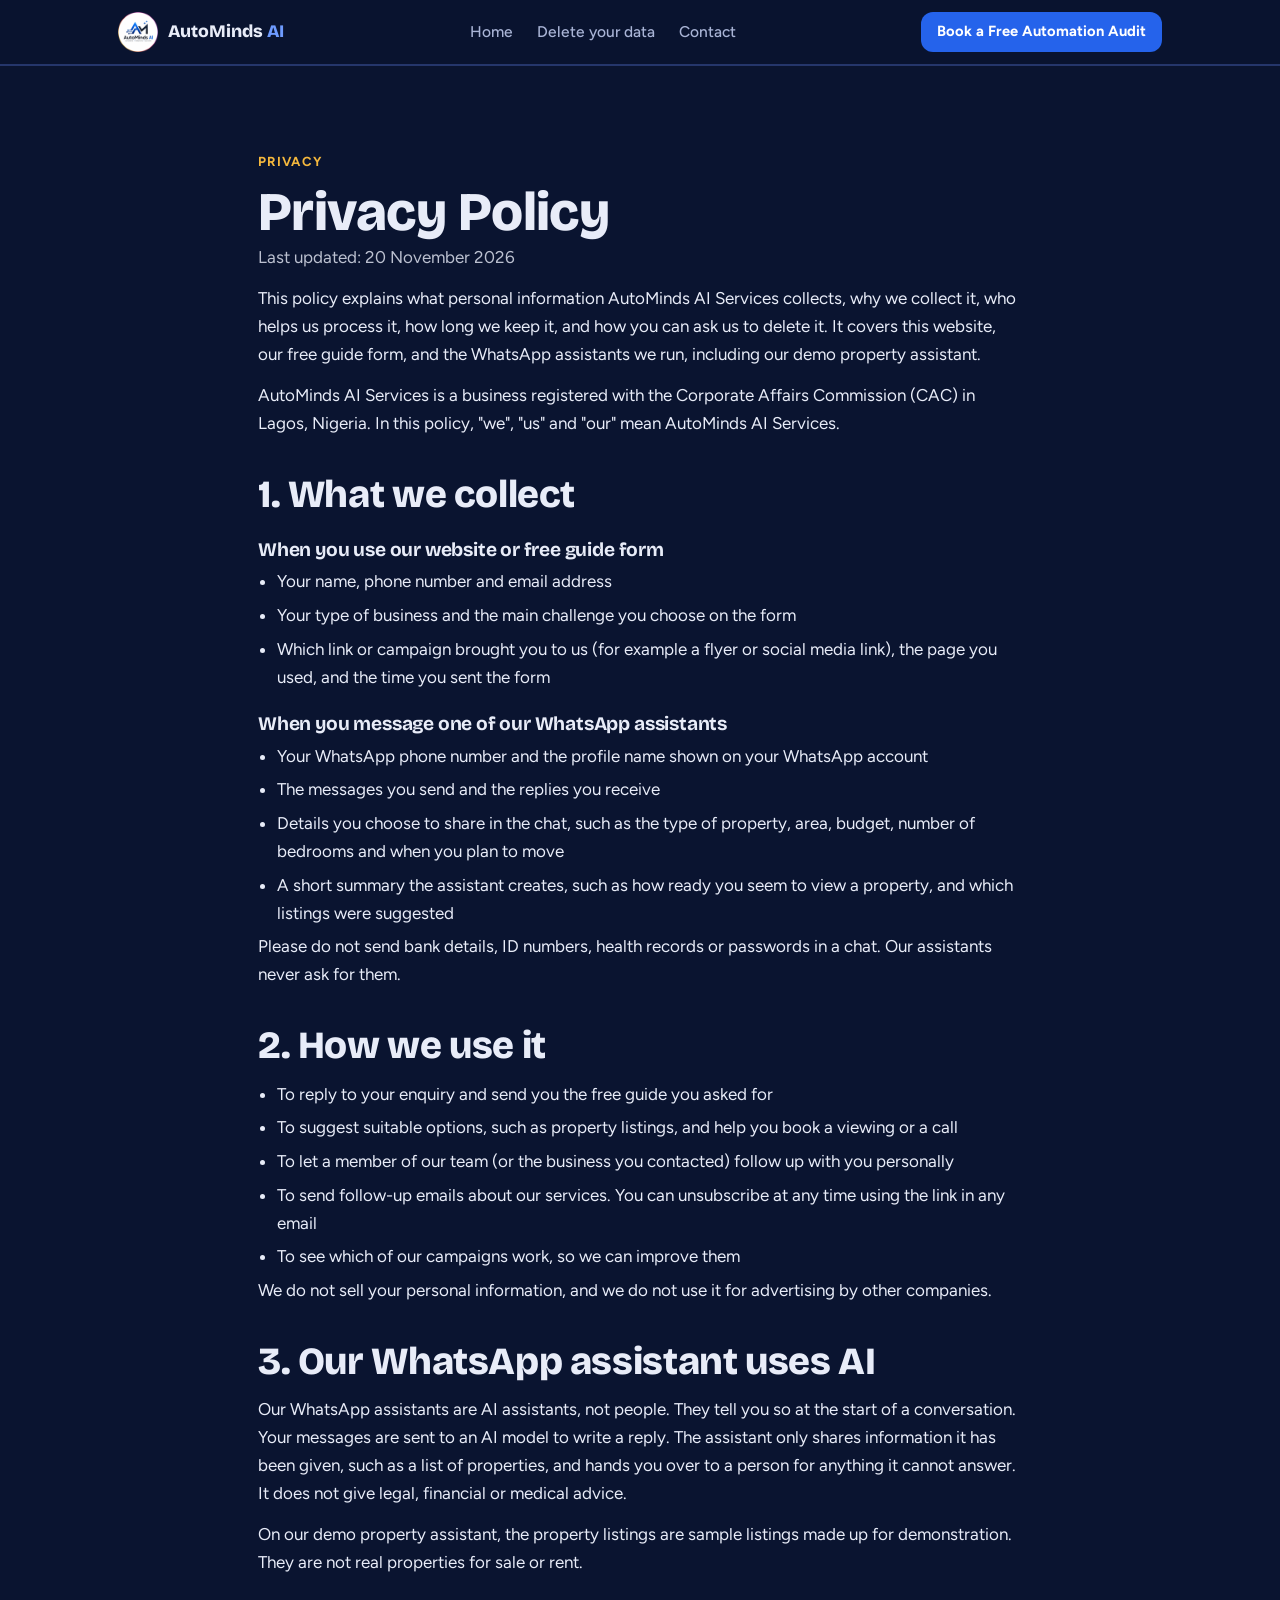
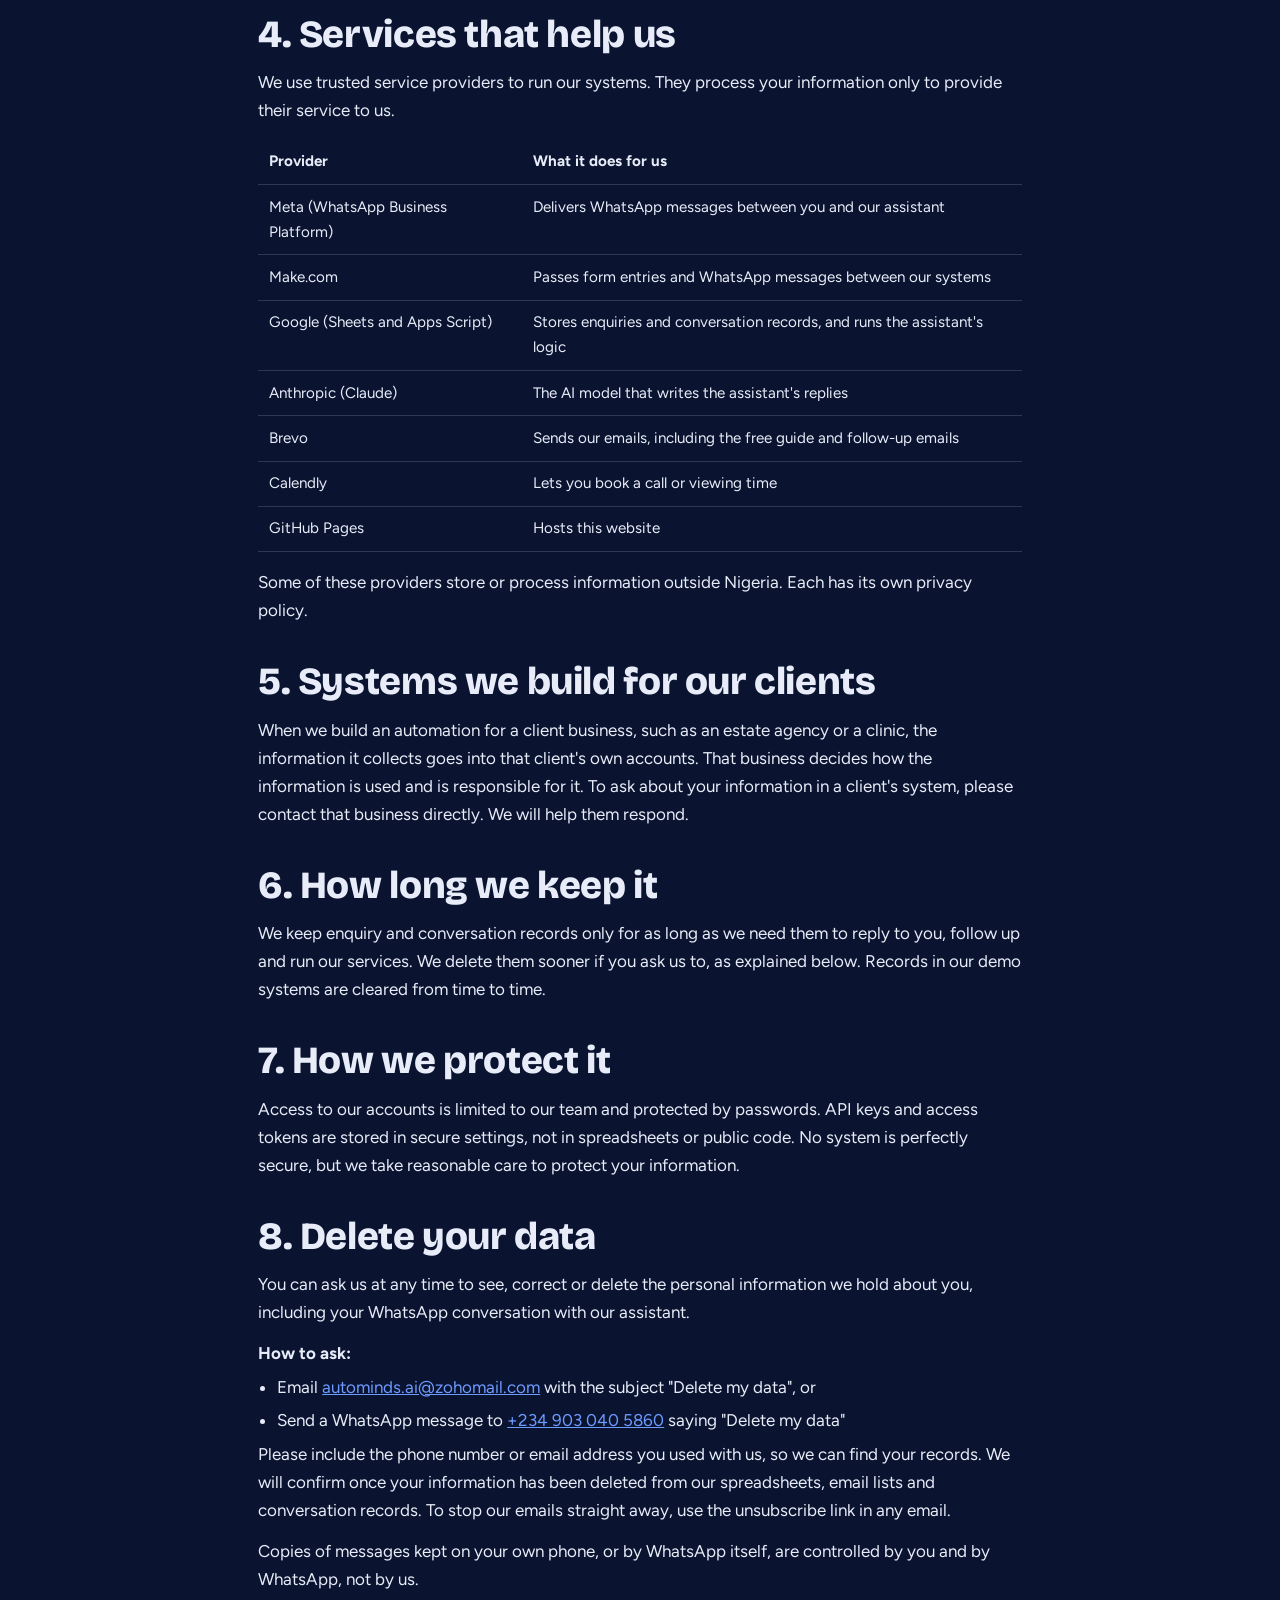
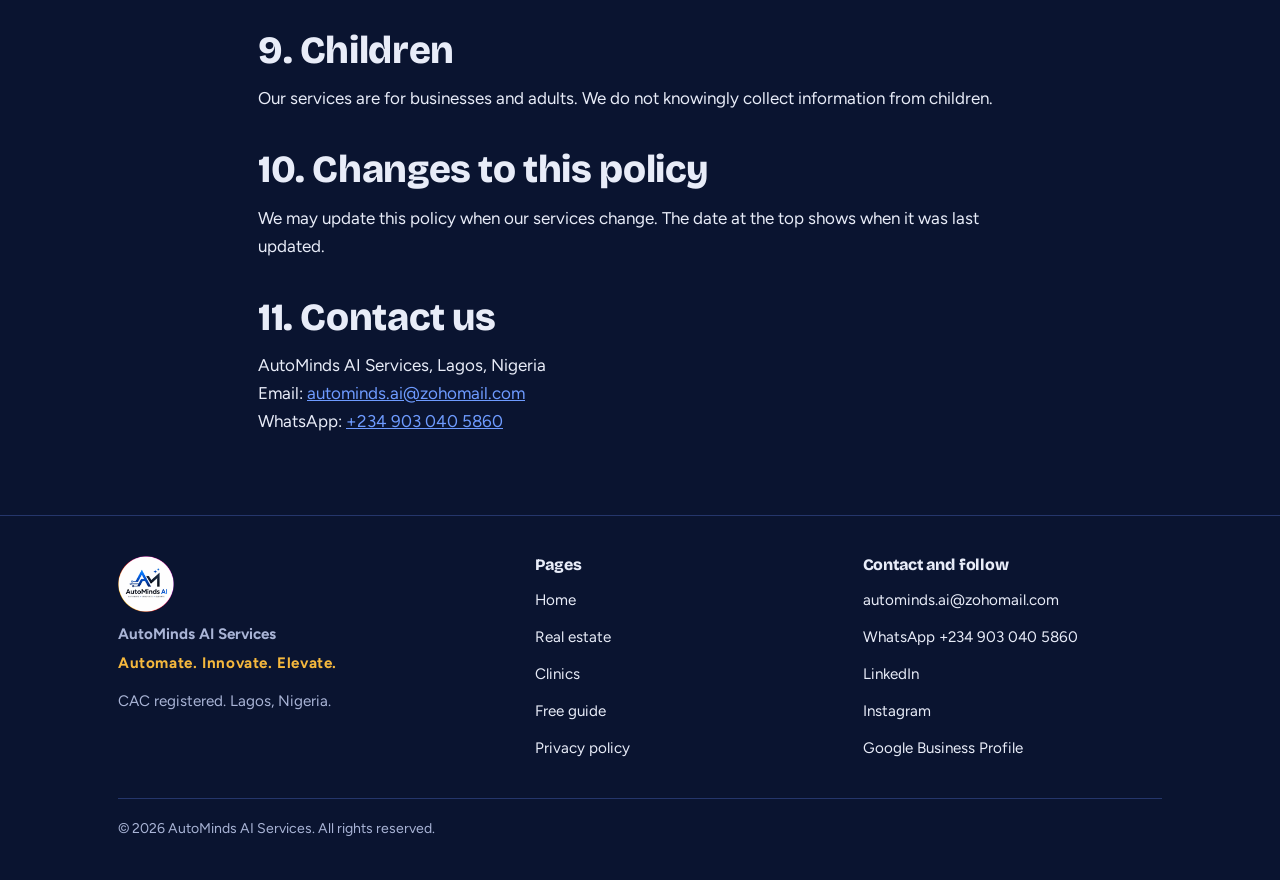
<file: privacy.html>
<!DOCTYPE html>
<html lang="en">
<head>
<meta charset="UTF-8">
<meta name="viewport" content="width=device-width, initial-scale=1">
<title>Privacy Policy | AutoMinds AI Services</title>
<meta name="description" content="How AutoMinds AI Services collects, uses, stores and deletes personal information from our website forms and WhatsApp assistants.">
<link rel="canonical" href="https://autominds-ai.github.io/privacy.html">
<meta name="theme-color" content="#0A1430">
<meta name="robots" content="index, follow">
<link rel="icon" type="image/png" href="favicon.png">
<link rel="apple-touch-icon" href="apple-touch-icon.png">
<link rel="preconnect" href="https://fonts.googleapis.com">
<link rel="preconnect" href="https://fonts.gstatic.com" crossorigin>
<link href="https://fonts.googleapis.com/css2?family=Bricolage+Grotesque:wght@700;800&family=Figtree:wght@400;500;600;700;800&display=swap" rel="stylesheet">
<link rel="stylesheet" href="styles.css">
<style>
  .policy { max-width: 820px; }
  .policy h2 { margin-top: 2.2rem; }
  .policy h3 { margin-top: 1.4rem; }
  .policy p, .policy li { line-height: 1.65; }
  .policy ul { padding-left: 1.2rem; list-style: disc; }
  .policy li { margin: .35rem 0; }
  .policy table { width: 100%; border-collapse: collapse; margin: 1rem 0; font-size: .95rem; }
  .policy th, .policy td { text-align: left; vertical-align: top; padding: .6rem .7rem; border-bottom: 1px solid rgba(127,140,170,.3); }
  .policy .updated { opacity: .8; }
  @media (max-width: 640px) { .policy table, .policy thead, .policy tbody, .policy tr, .policy th, .policy td { display: block; } .policy thead { display: none; } .policy td { border: 0; padding: .2rem 0; } .policy tr { border-bottom: 1px solid rgba(127,140,170,.3); padding: .6rem 0; } }
</style>
</head>
<body>
<a class="skip-link" href="#main">Skip to content</a>

<!-- HEADER -->
<header class="site-header">
  <div class="wrap header-inner">
    <a class="brand" href="https://autominds-ai.github.io/" aria-label="AutoMinds AI home">
      <img src="assets/autominds-logo-96.png" alt="" width="40" height="40">
      <span>AutoMinds <b>AI</b></span>
    </a>
    <nav class="site-nav" aria-label="Main">
      <ul>
        <li><a href="https://autominds-ai.github.io/">Home</a></li>
        <li><a href="#delete-your-data">Delete your data</a></li>
        <li><a href="#contact-us">Contact</a></li>
      </ul>
    </nav>
    <a class="btn btn-primary btn-sm header-cta" href="https://calendly.com/eriksammy79/30min" target="_blank" rel="noopener">
      <span class="long">Book a Free Automation Audit</span><span class="short">Free Audit</span>
    </a>
  </div>
</header>

<main id="main">
<section class="section">
  <div class="wrap policy">
    <span class="eyebrow">Privacy</span>
    <h1>Privacy Policy</h1>
    <p class="updated">Last updated: 20 November 2026</p>

    <p>This policy explains what personal information AutoMinds AI Services collects, why we collect it, who helps us process it, how long we keep it, and how you can ask us to delete it. It covers this website, our free guide form, and the WhatsApp assistants we run, including our demo property assistant.</p>
    <p>AutoMinds AI Services is a business registered with the Corporate Affairs Commission (CAC) in Lagos, Nigeria. In this policy, "we", "us" and "our" mean AutoMinds AI Services.</p>

    <h2 id="what-we-collect">1. What we collect</h2>
    <h3>When you use our website or free guide form</h3>
    <ul>
      <li>Your name, phone number and email address</li>
      <li>Your type of business and the main challenge you choose on the form</li>
      <li>Which link or campaign brought you to us (for example a flyer or social media link), the page you used, and the time you sent the form</li>
    </ul>
    <h3>When you message one of our WhatsApp assistants</h3>
    <ul>
      <li>Your WhatsApp phone number and the profile name shown on your WhatsApp account</li>
      <li>The messages you send and the replies you receive</li>
      <li>Details you choose to share in the chat, such as the type of property, area, budget, number of bedrooms and when you plan to move</li>
      <li>A short summary the assistant creates, such as how ready you seem to view a property, and which listings were suggested</li>
    </ul>
    <p>Please do not send bank details, ID numbers, health records or passwords in a chat. Our assistants never ask for them.</p>

    <h2 id="how-we-use-it">2. How we use it</h2>
    <ul>
      <li>To reply to your enquiry and send you the free guide you asked for</li>
      <li>To suggest suitable options, such as property listings, and help you book a viewing or a call</li>
      <li>To let a member of our team (or the business you contacted) follow up with you personally</li>
      <li>To send follow-up emails about our services. You can unsubscribe at any time using the link in any email</li>
      <li>To see which of our campaigns work, so we can improve them</li>
    </ul>
    <p>We do not sell your personal information, and we do not use it for advertising by other companies.</p>

    <h2 id="ai-assistant">3. Our WhatsApp assistant uses AI</h2>
    <p>Our WhatsApp assistants are AI assistants, not people. They tell you so at the start of a conversation. Your messages are sent to an AI model to write a reply. The assistant only shares information it has been given, such as a list of properties, and hands you over to a person for anything it cannot answer. It does not give legal, financial or medical advice.</p>
    <p>On our demo property assistant, the property listings are sample listings made up for demonstration. They are not real properties for sale or rent.</p>

    <h2 id="who-helps-us">4. Services that help us</h2>
    <p>We use trusted service providers to run our systems. They process your information only to provide their service to us.</p>
    <table>
      <thead><tr><th>Provider</th><th>What it does for us</th></tr></thead>
      <tbody>
        <tr><td>Meta (WhatsApp Business Platform)</td><td>Delivers WhatsApp messages between you and our assistant</td></tr>
        <tr><td>Make.com</td><td>Passes form entries and WhatsApp messages between our systems</td></tr>
        <tr><td>Google (Sheets and Apps Script)</td><td>Stores enquiries and conversation records, and runs the assistant's logic</td></tr>
        <tr><td>Anthropic (Claude)</td><td>The AI model that writes the assistant's replies</td></tr>
        <tr><td>Brevo</td><td>Sends our emails, including the free guide and follow-up emails</td></tr>
        <tr><td>Calendly</td><td>Lets you book a call or viewing time</td></tr>
        <tr><td>GitHub Pages</td><td>Hosts this website</td></tr>
      </tbody>
    </table>
    <p>Some of these providers store or process information outside Nigeria. Each has its own privacy policy.</p>

    <h2 id="client-systems">5. Systems we build for our clients</h2>
    <p>When we build an automation for a client business, such as an estate agency or a clinic, the information it collects goes into that client's own accounts. That business decides how the information is used and is responsible for it. To ask about your information in a client's system, please contact that business directly. We will help them respond.</p>

    <h2 id="how-long">6. How long we keep it</h2>
    <p>We keep enquiry and conversation records only for as long as we need them to reply to you, follow up and run our services. We delete them sooner if you ask us to, as explained below. Records in our demo systems are cleared from time to time.</p>

    <h2 id="security">7. How we protect it</h2>
    <p>Access to our accounts is limited to our team and protected by passwords. API keys and access tokens are stored in secure settings, not in spreadsheets or public code. No system is perfectly secure, but we take reasonable care to protect your information.</p>

    <h2 id="delete-your-data">8. Delete your data</h2>
    <p>You can ask us at any time to see, correct or delete the personal information we hold about you, including your WhatsApp conversation with our assistant.</p>
    <p><strong>How to ask:</strong></p>
    <ul>
      <li>Email <a href="mailto:autominds.ai@zohomail.com?subject=Delete%20my%20data">autominds.ai@zohomail.com</a> with the subject "Delete my data", or</li>
      <li>Send a WhatsApp message to <a href="https://wa.me/2349030405860" target="_blank" rel="noopener">+234 903 040 5860</a> saying "Delete my data"</li>
    </ul>
    <p>Please include the phone number or email address you used with us, so we can find your records. We will confirm once your information has been deleted from our spreadsheets, email lists and conversation records. To stop our emails straight away, use the unsubscribe link in any email.</p>
    <p>Copies of messages kept on your own phone, or by WhatsApp itself, are controlled by you and by WhatsApp, not by us.</p>

    <h2 id="children">9. Children</h2>
    <p>Our services are for businesses and adults. We do not knowingly collect information from children.</p>

    <h2 id="changes">10. Changes to this policy</h2>
    <p>We may update this policy when our services change. The date at the top shows when it was last updated.</p>

    <h2 id="contact-us">11. Contact us</h2>
    <p>AutoMinds AI Services, Lagos, Nigeria<br>
      Email: <a href="mailto:autominds.ai@zohomail.com">autominds.ai@zohomail.com</a><br>
      WhatsApp: <a href="https://wa.me/2349030405860" target="_blank" rel="noopener">+234 903 040 5860</a></p>
  </div>
</section>
</main>

<!-- FOOTER -->
<footer class="site-footer">
  <div class="wrap">
    <div class="footer-grid">
      <div class="footer-brand">
        <img src="assets/autominds-logo-96.png" alt="AutoMinds AI logo" width="56" height="56" loading="lazy">
        <p><strong>AutoMinds AI Services</strong></p>
        <p class="tagline">Automate. Innovate. Elevate.</p>
        <p>CAC registered. Lagos, Nigeria.</p>
      </div>
      <div>
        <h2>Pages</h2>
        <ul>
          <li><a href="https://autominds-ai.github.io/">Home</a></li>
          <li><a href="real-estate.html">Real estate</a></li>
          <li><a href="clinics.html">Clinics</a></li>
          <li><a href="free-consultation.html?src=privacy">Free guide</a></li>
          <li><a href="privacy.html">Privacy policy</a></li>
        </ul>
      </div>
      <div>
        <h2>Contact and follow</h2>
        <ul>
          <li><a href="mailto:autominds.ai@zohomail.com">autominds.ai@zohomail.com</a></li>
          <li><a href="https://wa.me/2349030405860" target="_blank" rel="noopener">WhatsApp +234 903 040 5860</a></li>
          <li><a href="https://www.linkedin.com/company/autominds-ai-services/" target="_blank" rel="noopener">LinkedIn</a></li>
          <li><a href="https://www.instagram.com/aipreneuredge/" target="_blank" rel="noopener">Instagram</a></li>
          <li><a href="https://share.google/uqQYjSjUdoh8zCZvq" target="_blank" rel="noopener">Google Business Profile</a></li>
        </ul>
      </div>
    </div>
    <p class="footer-bottom">&copy; <span data-year>2026</span> AutoMinds AI Services. All rights reserved.</p>
  </div>
</footer>

<script src="site.js" defer></script>
</body>
</html>
</file>
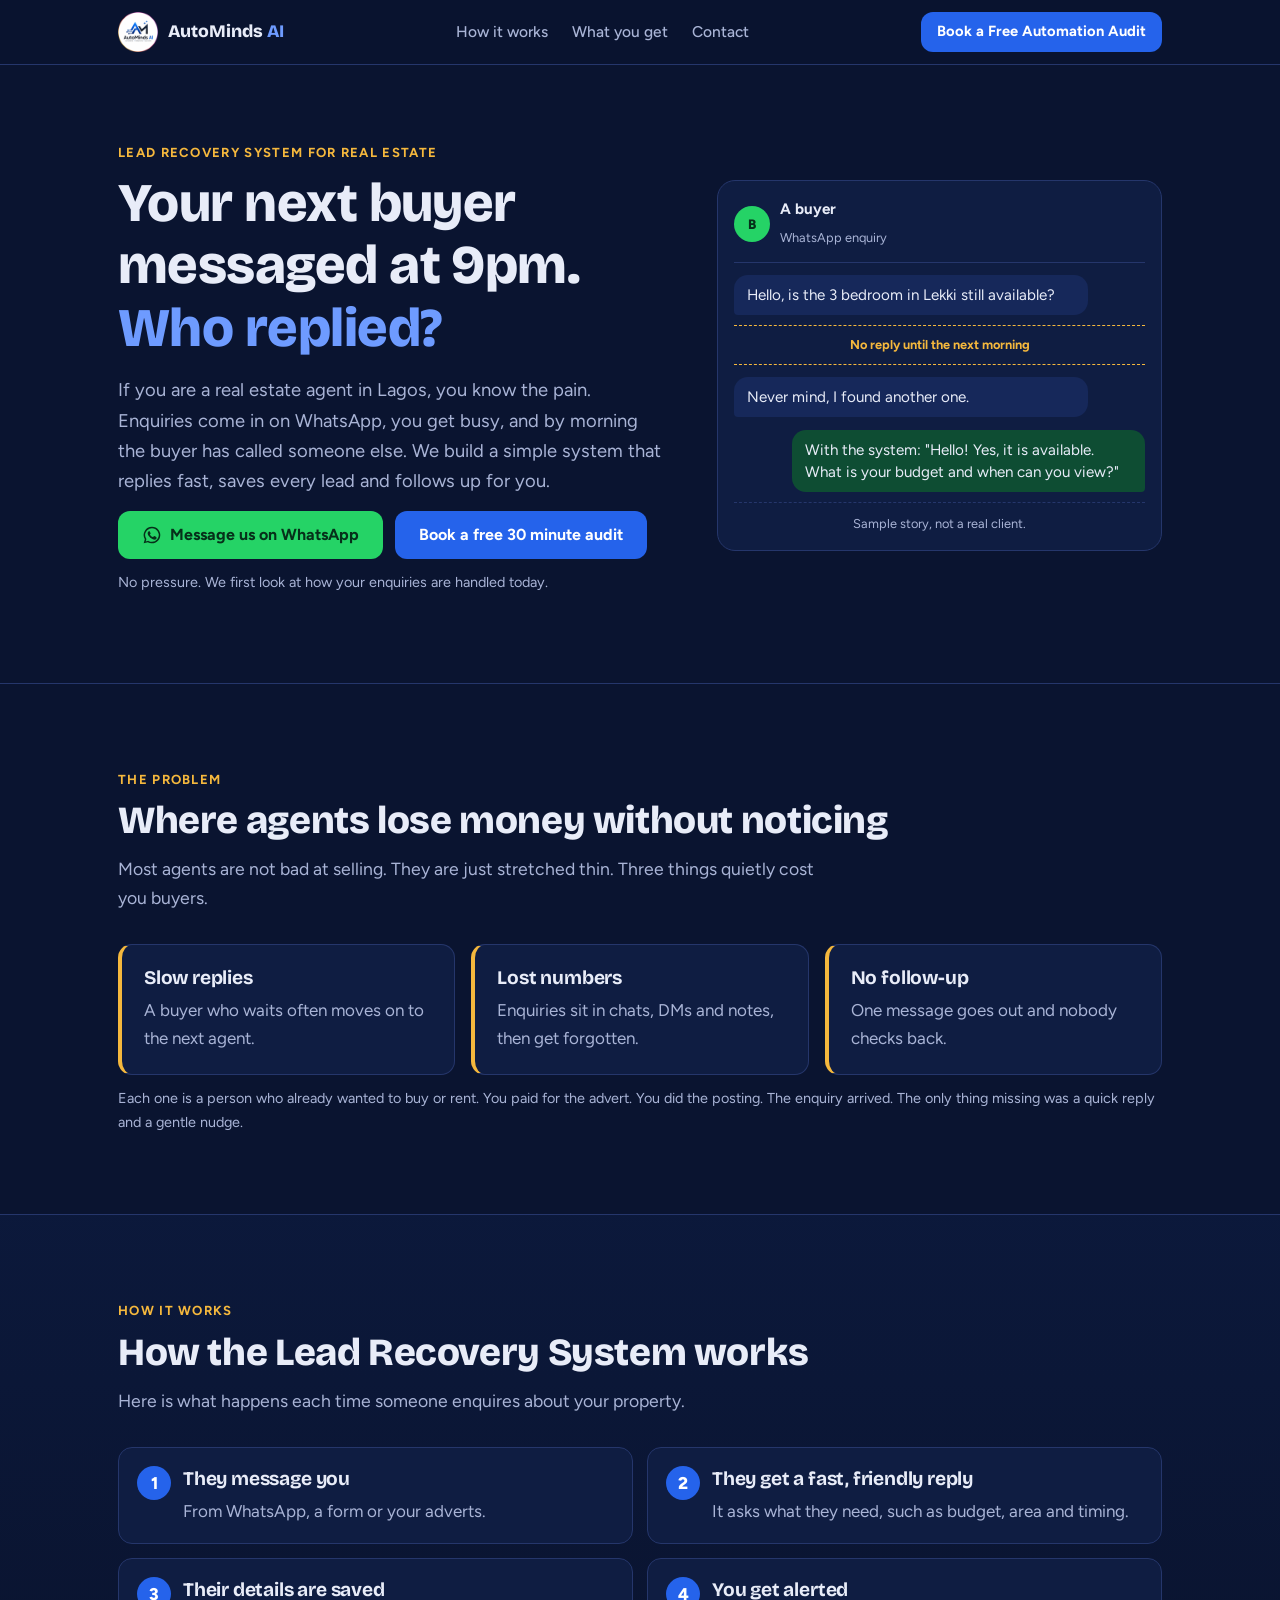
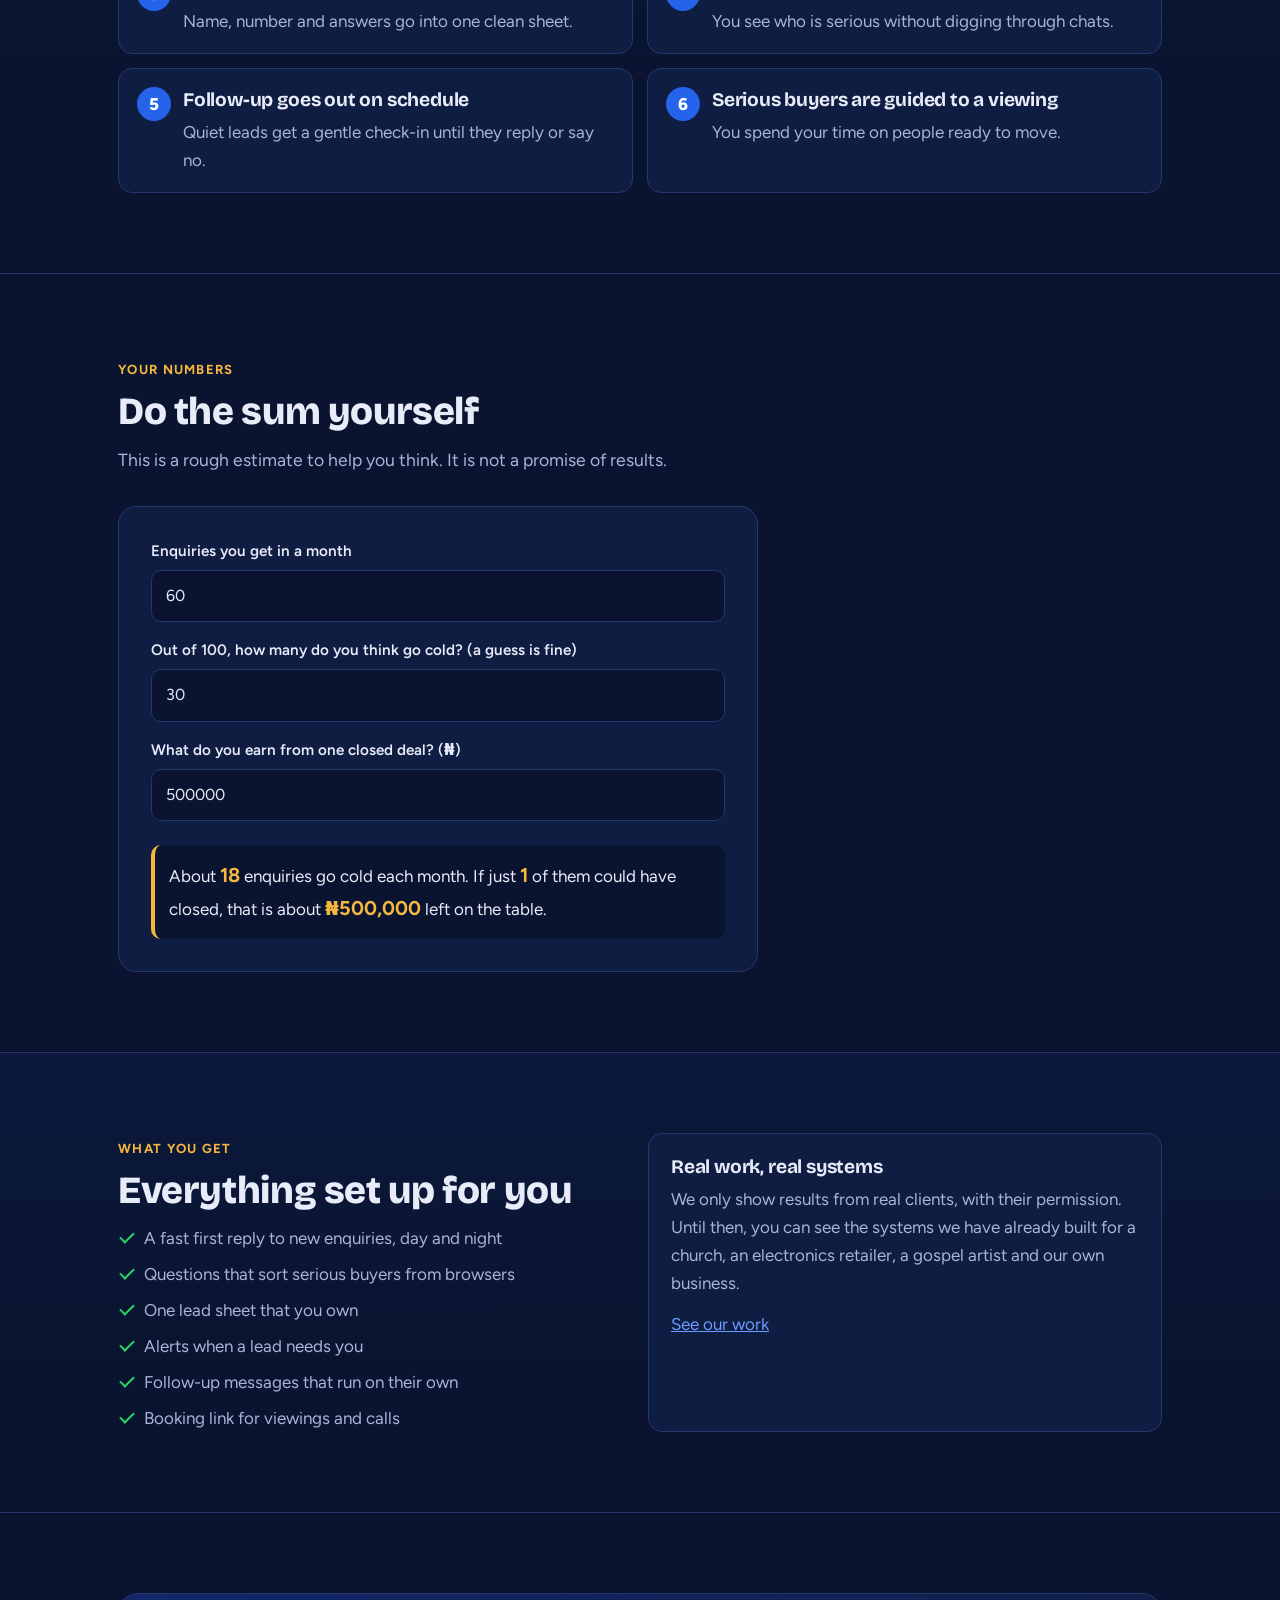
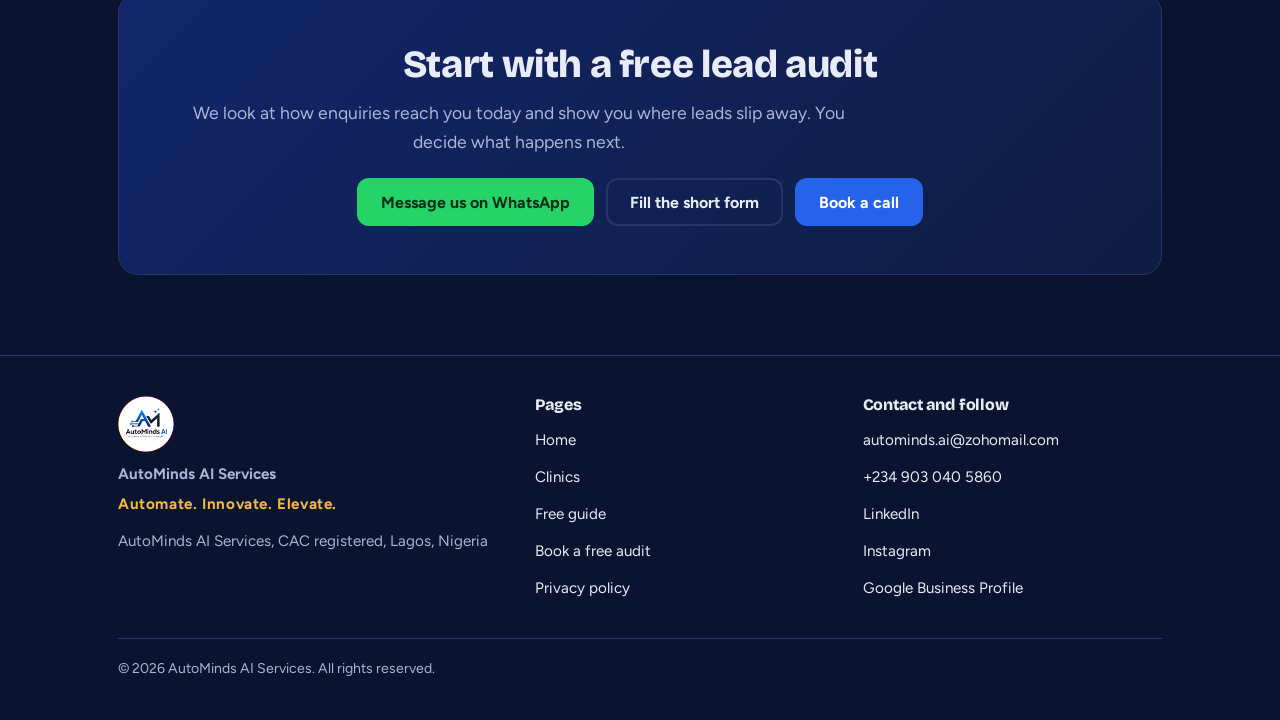
<file: real-estate.html>
<!DOCTYPE html>
<html lang="en">
<head>
<meta charset="utf-8">
<meta name="viewport" content="width=device-width, initial-scale=1">
<title>Lead Recovery System for Real Estate Agents | AutoMinds AI Services</title>
<meta name="description" content="Stop losing property buyers and renters because nobody replied or followed up. AutoMinds AI Services builds WhatsApp lead capture and follow-up for Nigerian real estate agents.">
<link rel="canonical" href="https://autominds-ai.github.io/real-estate.html">
<meta name="theme-color" content="#0A1430">
<meta property="og:type" content="website">
<meta property="og:site_name" content="AutoMinds AI Services">
<meta property="og:url" content="https://autominds-ai.github.io/real-estate.html">
<meta property="og:title" content="Stop losing property enquiries on WhatsApp">
<meta property="og:description" content="Fast replies, saved leads and steady follow-up for real estate agents in Nigeria.">
<meta property="og:image" content="https://autominds-ai.github.io/assets/autominds-share.jpg">
<meta property="og:image:width" content="1200">
<meta property="og:image:height" content="630">
<meta name="twitter:card" content="summary_large_image">
<meta name="twitter:title" content="Stop losing property enquiries on WhatsApp">
<meta name="twitter:description" content="Fast replies, saved leads and steady follow-up for real estate agents in Nigeria.">
<meta name="twitter:image" content="https://autominds-ai.github.io/assets/autominds-share.jpg">
<link rel="icon" type="image/png" href="favicon.png">
<link rel="apple-touch-icon" href="apple-touch-icon.png">
<link rel="preconnect" href="https://fonts.googleapis.com">
<link rel="preconnect" href="https://fonts.gstatic.com" crossorigin>
<link href="https://fonts.googleapis.com/css2?family=Bricolage+Grotesque:wght@700;800&family=Figtree:wght@400;500;600;700;800&display=swap" rel="stylesheet">
<link rel="stylesheet" href="styles.css">
</head>
<body>
<a class="skip-link" href="#main">Skip to content</a>

<header class="site-header">
  <div class="wrap header-inner">
    <a class="brand" href="https://autominds-ai.github.io/" aria-label="AutoMinds AI home">
      <img src="assets/autominds-logo-96.png" alt="" width="40" height="40">
      <span>AutoMinds <b>AI</b></span>
    </a>
    <nav class="site-nav" aria-label="Main">
      <ul>
        <li><a href="#how">How it works</a></li>
        <li><a href="#get">What you get</a></li>
        <li><a href="#audit">Contact</a></li>
      </ul>
    </nav>
    <a class="btn btn-primary btn-sm header-cta" href="https://calendly.com/eriksammy79/30min" target="_blank" rel="noopener">
      <span class="long">Book a Free Automation Audit</span><span class="short">Free Audit</span>
    </a>
  </div>
</header>

<main id="main">

<!-- HERO -->
<section class="hero" aria-labelledby="hero-title">
  <div class="wrap hero-grid">
    <div>
      <span class="eyebrow">Lead Recovery System for real estate</span>
      <h1 id="hero-title">Your next buyer messaged at 9pm. <span class="hl">Who replied?</span></h1>
      <p class="sub">If you are a real estate agent in Lagos, you know the pain. Enquiries come in on WhatsApp, you get busy, and by morning the buyer has called someone else. We build a simple system that replies fast, saves every lead and follows up for you.</p>
      <div class="btn-row">
        <a class="btn btn-wa" id="wa1" href="https://wa.me/2349030405860" target="_blank" rel="noopener">
          <svg viewBox="0 0 24 24" fill="currentColor" aria-hidden="true"><path d="M12 2a10 10 0 0 0-8.6 15.1L2 22l5-1.3A10 10 0 1 0 12 2Zm0 18.2a8.2 8.2 0 0 1-4.2-1.1l-.3-.2-3 .8.8-2.9-.2-.3A8.2 8.2 0 1 1 12 20.2Zm4.5-6.1c-.2-.1-1.5-.7-1.7-.8-.2-.1-.4-.1-.6.1l-.8 1c-.1.2-.3.2-.5.1a6.7 6.7 0 0 1-3.3-2.9c-.3-.4.2-.4.7-1.4.1-.2 0-.3 0-.4l-.8-1.8c-.2-.5-.4-.4-.6-.4h-.5a1 1 0 0 0-.7.3 3 3 0 0 0-.9 2.2 5.2 5.2 0 0 0 1.1 2.8 11.9 11.9 0 0 0 4.6 4c1.7.7 2.3.8 3.2.6.5-.1 1.5-.6 1.7-1.2.2-.6.2-1.1.2-1.2-.1-.1-.2-.2-.5-.3Z"/></svg>
          Message us on WhatsApp
        </a>
        <a class="btn btn-primary" href="https://calendly.com/eriksammy79/30min" target="_blank" rel="noopener">Book a free 30 minute audit</a>
      </div>
      <p class="note">No pressure. We first look at how your enquiries are handled today.</p>
    </div>

    <figure class="chat" aria-label="Sample WhatsApp conversation">
      <div class="chat-top">
        <div class="chat-avatar" aria-hidden="true">B</div>
        <div><strong>A buyer</strong><small>WhatsApp enquiry</small></div>
      </div>
      <p class="msg msg-in">Hello, is the 3 bedroom in Lekki still available?</p>
      <p class="chat-label" style="margin:10px 0;color:var(--gold);font-weight:700;border-top:1px dashed var(--gold);border-bottom:1px dashed var(--gold);padding:8px 0">No reply until the next morning</p>
      <p class="msg msg-in">Never mind, I found another one.</p>
      <p class="msg msg-out">With the system: "Hello! Yes, it is available. What is your budget and when can you view?"</p>
      <figcaption class="chat-label">Sample story, not a real client.</figcaption>
    </figure>
  </div>
</section>

<!-- PROBLEM -->
<section class="section" aria-labelledby="lose-title">
  <div class="wrap">
    <div class="section-head">
      <span class="eyebrow">The problem</span>
      <h2 id="lose-title">Where agents lose money without noticing</h2>
      <p class="lead">Most agents are not bad at selling. They are just stretched thin. Three things quietly cost you buyers.</p>
    </div>
    <div class="grid grid-3">
      <article class="card card-pain"><h3>Slow replies</h3><p>A buyer who waits often moves on to the next agent.</p></article>
      <article class="card card-pain"><h3>Lost numbers</h3><p>Enquiries sit in chats, DMs and notes, then get forgotten.</p></article>
      <article class="card card-pain"><h3>No follow-up</h3><p>One message goes out and nobody checks back.</p></article>
    </div>
    <p class="note">Each one is a person who already wanted to buy or rent. You paid for the advert. You did the posting. The enquiry arrived. The only thing missing was a quick reply and a gentle nudge.</p>
  </div>
</section>

<!-- HOW IT WORKS -->
<section class="section section-alt" id="how" aria-labelledby="how-title">
  <div class="wrap">
    <div class="section-head">
      <span class="eyebrow">How it works</span>
      <h2 id="how-title">How the Lead Recovery System works</h2>
      <p class="lead">Here is what happens each time someone enquires about your property.</p>
    </div>
    <ol class="steps grid grid-2">
      <li><h3>They message you</h3><p>From WhatsApp, a form or your adverts.</p></li>
      <li><h3>They get a fast, friendly reply</h3><p>It asks what they need, such as budget, area and timing.</p></li>
      <li><h3>Their details are saved</h3><p>Name, number and answers go into one clean sheet.</p></li>
      <li><h3>You get alerted</h3><p>You see who is serious without digging through chats.</p></li>
      <li><h3>Follow-up goes out on schedule</h3><p>Quiet leads get a gentle check-in until they reply or say no.</p></li>
      <li><h3>Serious buyers are guided to a viewing</h3><p>You spend your time on people ready to move.</p></li>
    </ol>
  </div>
</section>

<!-- DEMO: hidden until DEMO_WA_LINK is set in site.js -->
<section class="section" data-demo hidden aria-labelledby="demo-title">
  <div class="wrap">
    <div class="demo-box">
      <div>
        <span class="demo-tag">DEMO</span>
        <h2 id="demo-title">Try it on WhatsApp</h2>
        <p>Chat with our demo property assistant and see how your buyers would be answered. It uses sample listings, not real properties. The assistant is an AI, so please do not share private details.</p>
      </div>
      <a class="btn btn-wa" href="#" data-demo-link target="_blank" rel="noopener">Try the demo on WhatsApp</a>
    </div>
  </div>
</section>

<!-- CALCULATOR -->
<section class="section" aria-labelledby="sum-title">
  <div class="wrap">
    <div class="section-head">
      <span class="eyebrow">Your numbers</span>
      <h2 id="sum-title">Do the sum yourself</h2>
      <p class="lead">This is a rough estimate to help you think. It is not a promise of results.</p>
    </div>
    <div class="form-card calc">
      <div class="form">
        <div class="field">
          <label for="enq">Enquiries you get in a month</label>
          <input id="enq" type="number" min="0" value="60" inputmode="numeric">
        </div>
        <div class="field">
          <label for="lost">Out of 100, how many do you think go cold? (a guess is fine)</label>
          <input id="lost" type="number" min="0" max="100" value="30" inputmode="numeric">
        </div>
        <div class="field">
          <label for="val">What do you earn from one closed deal? (₦)</label>
          <input id="val" type="number" min="0" value="500000" inputmode="numeric">
        </div>
        <div class="result" id="res" aria-live="polite"></div>
      </div>
    </div>
  </div>
</section>

<!-- WHAT YOU GET -->
<section class="section section-alt" id="get" aria-labelledby="get-title">
  <div class="wrap">
    <div class="grid grid-2">
      <div>
        <span class="eyebrow">What you get</span>
        <h2 id="get-title">Everything set up for you</h2>
        <ul class="ticks">
          <li>A fast first reply to new enquiries, day and night</li>
          <li>Questions that sort serious buyers from browsers</li>
          <li>One lead sheet that you own</li>
          <li>Alerts when a lead needs you</li>
          <li>Follow-up messages that run on their own</li>
          <li>Booking link for viewings and calls</li>
        </ul>
      </div>
      <div class="card">
        <h3>Real work, real systems</h3>
        <p>We only show results from real clients, with their permission. Until then, you can see the systems we have already built for a church, an electronics retailer, a gospel artist and our own business.</p>
        <p><a href="https://autominds-ai.github.io/#work">See our work</a></p>
        <!-- PROOF PLACEHOLDER: add a real result or client quote here once the client approves. Keep it hidden until then. -->
      </div>
    </div>
  </div>
</section>

<!-- FINAL CALL TO ACTION -->
<section class="section" id="audit" aria-labelledby="audit-title">
  <div class="wrap">
    <div class="cta-box">
      <h2 id="audit-title">Start with a free lead audit</h2>
      <p class="lead">We look at how enquiries reach you today and show you where leads slip away. You decide what happens next.</p>
      <div class="btn-row">
        <a class="btn btn-wa" id="wa2" href="https://wa.me/2349030405860" target="_blank" rel="noopener">Message us on WhatsApp</a>
        <a class="btn btn-ghost" id="form" href="https://autominds-ai.github.io/free-consultation.html">Fill the short form</a>
        <a class="btn btn-primary" href="https://calendly.com/eriksammy79/30min" target="_blank" rel="noopener">Book a call</a>
      </div>
    </div>
  </div>
</section>
</main>

<footer class="site-footer">
  <div class="wrap">
    <div class="footer-grid">
      <div class="footer-brand">
        <img src="assets/autominds-logo-96.png" alt="AutoMinds AI logo" width="56" height="56" loading="lazy">
        <p><strong>AutoMinds AI Services</strong></p>
        <p class="tagline">Automate. Innovate. Elevate.</p>
        <p>AutoMinds AI Services, CAC registered, Lagos, Nigeria</p>
      </div>
      <div>
        <h2>Pages</h2>
        <ul>
          <li><a href="https://autominds-ai.github.io/">Home</a></li>
          <li><a href="clinics.html">Clinics</a></li>
          <li><a href="free-consultation.html">Free guide</a></li>
          <li><a href="https://calendly.com/eriksammy79/30min" target="_blank" rel="noopener">Book a free audit</a></li>
          <li><a href="privacy.html">Privacy policy</a></li>
        </ul>
      </div>
      <div>
        <h2>Contact and follow</h2>
        <ul>
          <li><a href="mailto:autominds.ai@zohomail.com">autominds.ai@zohomail.com</a></li>
          <li><a href="https://wa.me/2349030405860">+234 903 040 5860</a></li>
          <li><a href="https://www.linkedin.com/company/autominds-ai-services/" target="_blank" rel="noopener">LinkedIn</a></li>
          <li><a href="https://www.instagram.com/aipreneuredge/" target="_blank" rel="noopener">Instagram</a></li>
          <li><a href="https://share.google/uqQYjSjUdoh8zCZvq" target="_blank" rel="noopener">Google Business Profile</a></li>
        </ul>
      </div>
    </div>
    <p class="footer-bottom">&copy; <span data-year>2026</span> AutoMinds AI Services. All rights reserved.</p>
  </div>
</footer>

<a class="wa-sticky" id="wa-sticky" href="https://wa.me/2349030405860" target="_blank" rel="noopener" aria-label="Chat with us on WhatsApp">
  <svg viewBox="0 0 24 24" fill="currentColor" aria-hidden="true"><path d="M12 2a10 10 0 0 0-8.6 15.1L2 22l5-1.3A10 10 0 1 0 12 2Zm0 18.2a8.2 8.2 0 0 1-4.2-1.1l-.3-.2-3 .8.8-2.9-.2-.3A8.2 8.2 0 1 1 12 20.2Zm4.5-6.1c-.2-.1-1.5-.7-1.7-.8-.2-.1-.4-.1-.6.1l-.8 1c-.1.2-.3.2-.5.1a6.7 6.7 0 0 1-3.3-2.9c-.3-.4.2-.4.7-1.4.1-.2 0-.3 0-.4l-.8-1.8c-.2-.5-.4-.4-.6-.4h-.5a1 1 0 0 0-.7.3 3 3 0 0 0-.9 2.2 5.2 5.2 0 0 0 1.1 2.8 11.9 11.9 0 0 0 4.6 4c1.7.7 2.3.8 3.2.6.5-.1 1.5-.6 1.7-1.2.2-.6.2-1.1.2-1.2-.1-.1-.2-.2-.5-.3Z"/></svg>
  WhatsApp
</a>

<script src="site.js" defer></script>
<script>
(function(){
  var p=new URLSearchParams(location.search),src=(p.get('src')||'direct').replace(/[^a-z0-9_-]/gi,'').slice(0,30)||'direct';
  var msg='Hi AutoMinds AI, I am a real estate agent and I would like a free lead audit. (source: '+src+')';
  var wa='https://wa.me/2349030405860?text='+encodeURIComponent(msg);
  ['wa1','wa2'].forEach(function(id){var e=document.getElementById(id);if(e)e.href=wa;});
  var f=document.getElementById('form');if(f)f.href='https://autominds-ai.github.io/free-consultation.html?src='+src;
  function fmt(n){return '₦'+Math.round(n).toLocaleString('en-NG');}
  function calc(){
    var e=+document.getElementById('enq').value||0,l=Math.min(100,Math.max(0,+document.getElementById('lost').value||0)),v=+document.getElementById('val').value||0;
    var cold=e*l/100;
    document.getElementById('res').innerHTML='About <strong>'+Math.round(cold)+'</strong> enquiries go cold each month. If just <strong>1</strong> of them could have closed, that is about <strong>'+fmt(v)+'</strong> left on the table.';
  }
  ['enq','lost','val'].forEach(function(id){document.getElementById(id).addEventListener('input',calc);});
  calc();
})();
</script>
<script>
// Sticky WhatsApp button (phones) uses the same ?src= message as the main buttons.
(function(){var a=document.getElementById('wa1'),s=document.getElementById('wa-sticky');if(a&&s)s.href=a.href;})();
</script>
</body>
</html>
</file>
<file: styles.css>
/* AutoMinds AI Services: shared styles for every page.
   Mobile first. Edit the colour tokens below to change the whole site. */

:root {
  --navy: #0A1430;        /* page background */
  --navy-2: #0F1D42;      /* cards and panels */
  --navy-3: #16285A;      /* raised elements */
  --line: #25366B;        /* borders */
  --blue: #2563EB;        /* main buttons (white text passes contrast) */
  --blue-light: #6E9BFF;  /* links and highlights on navy */
  --gold: #F5B83D;        /* small accents only */
  --text: #E8ECF8;
  --muted: #A9B4D6;
  --wa: #25D366;          /* WhatsApp green */
  --wa-dark: #06301A;     /* text on WhatsApp green */
  --radius: 14px;
  --wrap: 1100px;
  --font-body: "Figtree", system-ui, -apple-system, "Segoe UI", sans-serif;
  --font-head: "Bricolage Grotesque", "Figtree", system-ui, sans-serif;
}

/* ---------- Base ---------- */
*, *::before, *::after { box-sizing: border-box; margin: 0; padding: 0; }
html { scroll-behavior: smooth; -webkit-text-size-adjust: 100%; }
body {
  background: var(--navy);
  color: var(--text);
  font-family: var(--font-body);
  font-size: 1.0625rem;
  line-height: 1.65;
  overflow-x: hidden;
}
img { display: block; max-width: 100%; height: auto; }
a { color: var(--blue-light); }
a:hover { color: #fff; }
h1, h2, h3 { font-family: var(--font-head); line-height: 1.15; letter-spacing: -0.01em; }
h1 { font-size: clamp(2.1rem, 6vw, 3.4rem); font-weight: 800; }
h2 { font-size: clamp(1.65rem, 4vw, 2.4rem); font-weight: 800; margin-bottom: 0.75rem; }
h3 { font-size: 1.2rem; font-weight: 700; margin-bottom: 0.4rem; }
p + p { margin-top: 0.8rem; }
ul { list-style: none; }
:focus-visible { outline: 3px solid var(--gold); outline-offset: 3px; border-radius: 4px; }
[hidden] { display: none !important; }

.skip-link {
  position: absolute; left: 12px; top: -60px; z-index: 200;
  background: var(--gold); color: #1A1000; padding: 10px 14px; border-radius: 8px;
  font-weight: 700; text-decoration: none;
}
.skip-link:focus { top: 12px; }

.wrap { max-width: var(--wrap); margin: 0 auto; padding: 0 16px; }
@media (min-width: 700px) { .wrap { padding: 0 28px; } }

.visually-hidden {
  position: absolute !important; width: 1px; height: 1px; overflow: hidden;
  clip: rect(0 0 0 0); white-space: nowrap;
}

/* ---------- Buttons ---------- */
.btn {
  display: inline-flex; align-items: center; justify-content: center; gap: 0.5rem;
  min-height: 48px; padding: 12px 22px;
  border-radius: 12px; border: 2px solid transparent;
  font-family: var(--font-body); font-size: 1rem; font-weight: 700;
  text-decoration: none; text-align: center; line-height: 1.2;
  cursor: pointer; transition: filter .2s, transform .2s, background .2s;
}
.btn:hover { filter: brightness(1.12); transform: translateY(-1px); }
.btn-primary { background: var(--blue); color: #fff; }
.btn-primary:hover { color: #fff; }
.btn-wa { background: var(--wa); color: var(--wa-dark); }
.btn-wa:hover { color: var(--wa-dark); }
.btn-ghost { border-color: var(--line); color: var(--text); background: transparent; }
.btn-ghost:hover { border-color: var(--blue-light); color: #fff; }
.btn-sm { min-height: 40px; padding: 8px 14px; font-size: 0.92rem; }
.btn svg { width: 20px; height: 20px; flex-shrink: 0; }
.btn-row { display: flex; flex-wrap: wrap; gap: 12px; }
@media (max-width: 559px) { .btn-row .btn { width: 100%; } }

/* ---------- Header ---------- */
.site-header {
  position: sticky; top: 0; z-index: 100;
  background: rgba(10, 20, 48, 0.94);
  border-bottom: 1px solid var(--line);
}
@supports (backdrop-filter: blur(8px)) {
  .site-header { background: rgba(10, 20, 48, 0.82); backdrop-filter: blur(12px); }
}
.header-inner {
  display: flex; align-items: center; justify-content: space-between; gap: 12px;
  min-height: 64px; flex-wrap: wrap;
}
.brand {
  display: inline-flex; align-items: center; gap: 10px;
  color: var(--text); text-decoration: none; font-family: var(--font-head);
  font-weight: 800; font-size: 1.1rem;
}
.brand img { width: 40px; height: 40px; }
.brand span b { color: var(--blue-light); font-weight: 800; }
.site-nav ul { display: flex; gap: 4px 20px; flex-wrap: wrap; }
.site-nav a {
  color: var(--muted); text-decoration: none; font-weight: 500; font-size: 0.97rem;
  padding: 6px 2px; display: inline-block;
}
.site-nav a:hover { color: #fff; }
/* Phone: logo + button on row one, links on row two */
@media (max-width: 799px) {
  .header-inner { padding-top: 8px; padding-bottom: 8px; }
  .site-nav { order: 3; width: 100%; border-top: 1px solid var(--line); padding-top: 4px; }
  .site-nav ul { justify-content: space-between; }
  .header-cta .long { display: none; }
}
@media (min-width: 800px) {
  .header-cta .short { display: none; }
}

/* ---------- Sections ---------- */
.section { padding: 56px 0; border-top: 1px solid var(--line); }
@media (min-width: 800px) { .section { padding: 80px 0; } }
.section-alt { background: linear-gradient(180deg, rgba(37,99,235,0.06), transparent 70%); }
.eyebrow {
  display: inline-block; color: var(--gold); font-weight: 700;
  font-size: 0.82rem; letter-spacing: 0.1em; text-transform: uppercase; margin-bottom: 0.5rem;
}
.lead { color: var(--muted); font-size: 1.1rem; max-width: 40em; }
.section-head { margin-bottom: 32px; }
.center { text-align: center; }
.center .lead { margin-left: auto; margin-right: auto; }
.note { color: var(--muted); font-size: 0.9rem; margin-top: 12px; }

/* ---------- Hero ---------- */
.hero { padding: 40px 0 56px; }
@media (min-width: 900px) { .hero { padding: 72px 0 88px; } }
.hero-grid { display: grid; gap: 36px; align-items: center; }
@media (min-width: 900px) { .hero-grid { grid-template-columns: 1.1fr 0.9fr; gap: 56px; } }
.hero h1 { margin-bottom: 16px; }
.hero h1 .hl { color: var(--blue-light); }
.hero .sub { color: var(--muted); font-size: 1.15rem; max-width: 34em; margin-bottom: 14px; }
.proof-line {
  display: flex; align-items: flex-start; gap: 8px;
  color: var(--text); font-size: 0.97rem; margin-bottom: 24px;
}
.proof-line::before {
  content: ""; flex-shrink: 0; width: 10px; height: 10px; margin-top: 0.5em;
  border-radius: 50%; background: var(--gold);
}

/* ---------- Example chat ---------- */
.chat {
  background: var(--navy-2); border: 1px solid var(--line); border-radius: 18px;
  padding: 16px; max-width: 460px; width: 100%; margin: 0 auto;
}
.chat-top {
  display: flex; align-items: center; gap: 10px; padding-bottom: 12px; margin-bottom: 12px;
  border-bottom: 1px solid var(--line);
}
.chat-avatar {
  width: 36px; height: 36px; border-radius: 50%; background: var(--wa);
  display: grid; place-items: center; color: var(--wa-dark); font-weight: 800; font-size: 0.85rem;
}
.chat-top strong { display: block; font-size: 0.95rem; }
.chat-top small { color: var(--muted); font-size: 0.8rem; }
.msg {
  max-width: 86%; padding: 9px 13px; border-radius: 14px; margin-bottom: 8px;
  font-size: 0.95rem; line-height: 1.45;
}
.msg time { display: block; font-size: 0.72rem; color: var(--muted); margin-top: 2px; text-align: right; }
.msg-in { background: var(--navy-3); border-bottom-left-radius: 4px; }
.msg-out { background: #0E4D33; margin-left: auto; border-bottom-right-radius: 4px; }
.msg-out time { color: #A7D9BF; }
.chat-label {
  color: var(--muted); font-size: 0.8rem; text-align: center; margin-top: 10px;
  border-top: 1px dashed var(--line); padding-top: 10px;
}

/* ---------- Cards and grids ---------- */
.grid { display: grid; gap: 16px; }
@media (min-width: 700px) { .grid-2 { grid-template-columns: repeat(2, 1fr); } }
@media (min-width: 900px) { .grid-3 { grid-template-columns: repeat(3, 1fr); } }
@media (min-width: 700px) and (max-width: 899px) { .grid-3 { grid-template-columns: repeat(2, 1fr); } }
.card {
  background: var(--navy-2); border: 1px solid var(--line); border-radius: var(--radius);
  padding: 22px;
}
.card p { color: var(--muted); }
.card .icon {
  width: 44px; height: 44px; border-radius: 12px; margin-bottom: 14px;
  display: grid; place-items: center; background: rgba(37,99,235,0.16); color: var(--blue-light);
}
.card .icon svg { width: 24px; height: 24px; }
.card-pain { border-left: 4px solid var(--gold); }
.card ul.ticks { margin-top: 12px; }

.ticks li { position: relative; padding-left: 26px; margin-top: 8px; color: var(--muted); }
.ticks li::before {
  content: ""; position: absolute; left: 2px; top: 0.45em; width: 14px; height: 8px;
  border-left: 2.5px solid var(--wa); border-bottom: 2.5px solid var(--wa); transform: rotate(-45deg);
}

/* ---------- Our work ---------- */
.work-card { display: flex; flex-direction: column; gap: 10px; }
.status {
  align-self: flex-start; font-size: 0.78rem; font-weight: 700; letter-spacing: 0.03em;
  padding: 4px 10px; border-radius: 999px; border: 1px solid;
}
.status-live { color: #7EE2A8; border-color: rgba(126,226,168,0.4); background: rgba(37,211,102,0.08); }
.status-progress { color: var(--gold); border-color: rgba(245,184,61,0.45); background: rgba(245,184,61,0.08); }
.work-card dl { display: grid; gap: 6px; }
.work-card dt { font-weight: 700; font-size: 0.85rem; color: var(--text); }
.work-card dd { color: var(--muted); font-size: 0.97rem; }
.flow { display: flex; flex-wrap: wrap; align-items: center; gap: 6px; margin-top: auto; padding-top: 8px; }
.flow span {
  font-size: 0.8rem; padding: 4px 9px; border-radius: 8px;
  background: var(--navy-3); border: 1px solid var(--line); color: var(--text);
}
.flow i { font-style: normal; color: var(--blue-light); font-size: 0.85rem; }
.capabilities { margin-top: 24px; color: var(--muted); }
.capabilities strong { color: var(--text); }

/* ---------- Steps ---------- */
.steps { display: grid; gap: 14px; counter-reset: step; list-style: none; }
@media (min-width: 800px) { .steps-4 { grid-template-columns: repeat(4, 1fr); } }
.steps > li {
  counter-increment: step; position: relative;
  background: var(--navy-2); border: 1px solid var(--line); border-radius: var(--radius);
  padding: 20px 18px 18px 64px;
}
@media (min-width: 800px) { .steps-4 > li { padding: 64px 18px 18px; } }
.steps > li::before {
  content: counter(step); position: absolute; left: 18px; top: 18px;
  width: 34px; height: 34px; border-radius: 50%;
  background: var(--blue); color: #fff; font-weight: 800; display: grid; place-items: center;
}
.steps > li p { color: var(--muted); }

/* ---------- Who it is for ---------- */
.audience { display: grid; gap: 16px; }
@media (min-width: 800px) { .audience { grid-template-columns: 1.4fr 1fr; } }
.audience .card { display: flex; flex-direction: column; gap: 10px; }
.audience .card .btn { margin-top: auto; align-self: flex-start; }
.card-main { border-color: rgba(110,155,255,0.5); }

/* ---------- Demo (hidden until DEMO_WA_LINK is set in site.js) ---------- */
.demo-box {
  display: grid; gap: 18px; align-items: center;
  background: var(--navy-2); border: 1px solid rgba(37,211,102,0.4); border-radius: 18px; padding: 24px;
}
@media (min-width: 800px) { .demo-box { grid-template-columns: 1.4fr auto; padding: 32px; } }
.demo-tag {
  display: inline-block; font-size: 0.78rem; font-weight: 800; letter-spacing: 0.08em;
  color: var(--wa-dark); background: var(--wa); padding: 3px 10px; border-radius: 6px; margin-bottom: 10px;
}
.demo-box p { color: var(--muted); }

/* ---------- Founder ---------- */
.founder { display: grid; gap: 28px; align-items: center; }
@media (min-width: 800px) { .founder { grid-template-columns: 260px 1fr; gap: 48px; } }
.founder-photo {
  width: 200px; height: 200px; border-radius: 50%; object-fit: cover; margin: 0 auto;
  border: 3px solid var(--blue); background: #000;
}
@media (min-width: 800px) { .founder-photo { width: 260px; height: 260px; } }
.founder p { color: var(--muted); }
.facts { display: flex; flex-wrap: wrap; gap: 8px; margin-top: 16px; }
.facts li {
  font-size: 0.88rem; padding: 6px 12px; border-radius: 999px;
  background: var(--navy-2); border: 1px solid var(--line); color: var(--text);
}

/* ---------- Final call to action + contact ---------- */
.cta-box {
  background: linear-gradient(135deg, #12266A, var(--navy-2));
  border: 1px solid var(--line); border-radius: 20px; padding: 28px 20px; text-align: center;
}
@media (min-width: 700px) { .cta-box { padding: 48px; } }
.cta-box .btn-row { justify-content: center; margin-top: 22px; }
.cta-box .small-links { margin-top: 18px; color: var(--muted); font-size: 0.95rem; }

.contact-grid { display: grid; gap: 28px; margin-top: 40px; }
@media (min-width: 800px) { .contact-grid { grid-template-columns: 1fr 1fr; gap: 48px; } }
.contact-list li { margin-bottom: 10px; }
.contact-list a { display: inline-flex; align-items: center; gap: 10px; text-decoration: none; color: var(--text); min-height: 44px; }
.contact-list a:hover { color: var(--blue-light); }
.contact-list svg { width: 20px; height: 20px; color: var(--blue-light); flex-shrink: 0; }

/* ---------- Forms ---------- */
.form { display: grid; gap: 16px; }
.form-card {
  background: var(--navy-2); border: 1px solid var(--line); border-radius: 18px; padding: 22px;
}
@media (min-width: 700px) { .form-card { padding: 32px; } }
.field label { display: block; font-weight: 600; font-size: 0.95rem; margin-bottom: 6px; }
.field input, .field select, .field textarea {
  width: 100%; min-height: 48px; padding: 12px 14px;
  background: var(--navy); color: var(--text);
  border: 1px solid var(--line); border-radius: 10px;
  font: inherit; font-size: 1rem;
}
.field textarea { resize: vertical; min-height: 110px; }
.field input::placeholder, .field textarea::placeholder { color: #7682A8; }
.field input:focus, .field select:focus, .field textarea:focus {
  outline: none; border-color: var(--blue-light); box-shadow: 0 0 0 3px rgba(110,155,255,0.3);
}
.field select option { background: var(--navy-2); color: var(--text); }
.form-note { color: var(--muted); font-size: 0.88rem; }

/* ---------- Calculator (real estate page) ---------- */
.calc { max-width: 640px; }
.calc .result {
  margin-top: 8px; padding: 14px; border-radius: 10px; background: var(--navy);
  border-left: 4px solid var(--gold); min-height: 3.2em;
}
.calc .result strong { color: var(--gold); font-size: 1.25rem; }

/* ---------- Free guide page (free-consultation.html) ----------
   The form markup on that page is kept exactly as it was, so these rules
   style its original class names. Do not rename the classes in the HTML. */
.guide-form-section { --light-purple: var(--blue-light); --slate: var(--muted); }
.guide-form-section .form-card { max-width: 620px; margin: 0 auto; }
.guide-form-section .form-group { margin-bottom: 18px; }
.guide-form-section label {
  display: block; font-weight: 700; font-size: 0.88rem; letter-spacing: 0.04em;
  color: var(--text); margin-bottom: 6px;
}
.guide-form-section input,
.guide-form-section select {
  width: 100%; min-height: 50px; padding: 12px 14px;
  background: var(--navy); color: var(--text);
  border: 1px solid var(--line); border-radius: 10px;
  font: inherit; font-size: 1rem;
}
.guide-form-section input::placeholder { color: #7682A8; }
.guide-form-section input:focus,
.guide-form-section select:focus {
  outline: none; border-color: var(--blue-light); box-shadow: 0 0 0 3px rgba(110,155,255,0.3);
}
.guide-form-section select option { background: var(--navy-2); color: var(--text); }
.submit-btn {
  width: 100%; min-height: 56px; margin-top: 6px; padding: 14px 18px;
  background: var(--blue); color: #fff; border: 0; border-radius: 12px;
  font-family: var(--font-body); font-size: 1.08rem; font-weight: 800; cursor: pointer;
  transition: filter .2s, transform .2s;
}
.submit-btn:hover { filter: brightness(1.12); transform: translateY(-1px); }
.form-privacy { text-align: center; color: var(--muted); font-size: 0.9rem; margin-top: 14px; }
.success-state { display: none; text-align: center; padding: 8px 0; }  /* shown by the page script after submit */
.success-icon { font-size: 3rem; margin-bottom: 10px; }
.success-title { font-family: var(--font-head); font-size: 1.6rem; font-weight: 800; color: #7EE2A8; margin-bottom: 12px; }
.success-sub { color: var(--muted); margin-bottom: 22px; text-align: left; }
.download-btn {
  display: inline-flex; align-items: center; justify-content: center; gap: 8px;
  min-height: 52px; padding: 14px 26px; border-radius: 12px;
  background: var(--wa); color: var(--wa-dark); font-weight: 800; text-decoration: none;
}
.download-btn:hover { color: var(--wa-dark); filter: brightness(1.08); }
.guide-cover {
  background: linear-gradient(160deg, #12266A, var(--navy-2));
  border: 1px solid var(--line); border-top: 4px solid var(--blue); border-radius: 18px; padding: 24px;
}
.guide-cover .kicker { color: var(--gold); font-weight: 800; font-size: 0.8rem; letter-spacing: 0.1em; text-transform: uppercase; }
.guide-cover h3 { font-size: 1.5rem; margin: 6px 0 4px; }
.guide-cover ol { list-style: none; counter-reset: task; display: grid; gap: 8px; margin-top: 16px; }
.guide-cover ol li {
  counter-increment: task; display: flex; align-items: center; gap: 10px;
  background: rgba(255,255,255,0.04); border-radius: 10px; padding: 10px 12px;
}
.guide-cover ol li::before {
  content: counter(task); flex-shrink: 0; width: 26px; height: 26px; border-radius: 8px;
  background: var(--blue); color: #fff; font-weight: 800; font-size: 0.85rem; display: grid; place-items: center;
}

/* ---------- Footer ---------- */
.site-footer { border-top: 1px solid var(--line); padding: 40px 0 96px; color: var(--muted); font-size: 0.95rem; }
@media (min-width: 800px) { .site-footer { padding-bottom: 40px; } }
.footer-grid { display: grid; gap: 28px; }
@media (min-width: 800px) { .footer-grid { grid-template-columns: 1.3fr 1fr 1fr; } }
.footer-brand img { width: 56px; height: 56px; margin-bottom: 10px; }
.tagline { color: var(--gold); font-weight: 700; letter-spacing: 0.04em; margin-top: 4px; }
.site-footer h2 { font-size: 1rem; margin-bottom: 10px; color: var(--text); }
.site-footer li { margin-bottom: 6px; }
.site-footer a { color: var(--text); text-decoration: none; display: inline-block; padding: 3px 0; }
.site-footer a:hover { color: var(--blue-light); text-decoration: underline; }
.footer-bottom { margin-top: 28px; padding-top: 18px; border-top: 1px solid var(--line); font-size: 0.88rem; }

/* ---------- Sticky WhatsApp button (phones only) ---------- */
.wa-sticky {
  position: fixed; right: 16px; bottom: 16px; z-index: 90;
  display: inline-flex; align-items: center; gap: 8px;
  min-height: 52px; padding: 12px 18px; border-radius: 999px;
  background: var(--wa); color: var(--wa-dark); font-weight: 800; text-decoration: none;
  box-shadow: 0 8px 24px rgba(0,0,0,0.35);
}
.wa-sticky:hover { color: var(--wa-dark); }
.wa-sticky svg { width: 22px; height: 22px; }
@media (min-width: 800px) { .wa-sticky { display: none; } }

/* ---------- Motion ---------- */
@media (prefers-reduced-motion: reduce) {
  html { scroll-behavior: auto; }
  *, *::before, *::after { transition: none !important; animation: none !important; }
}
</file>
